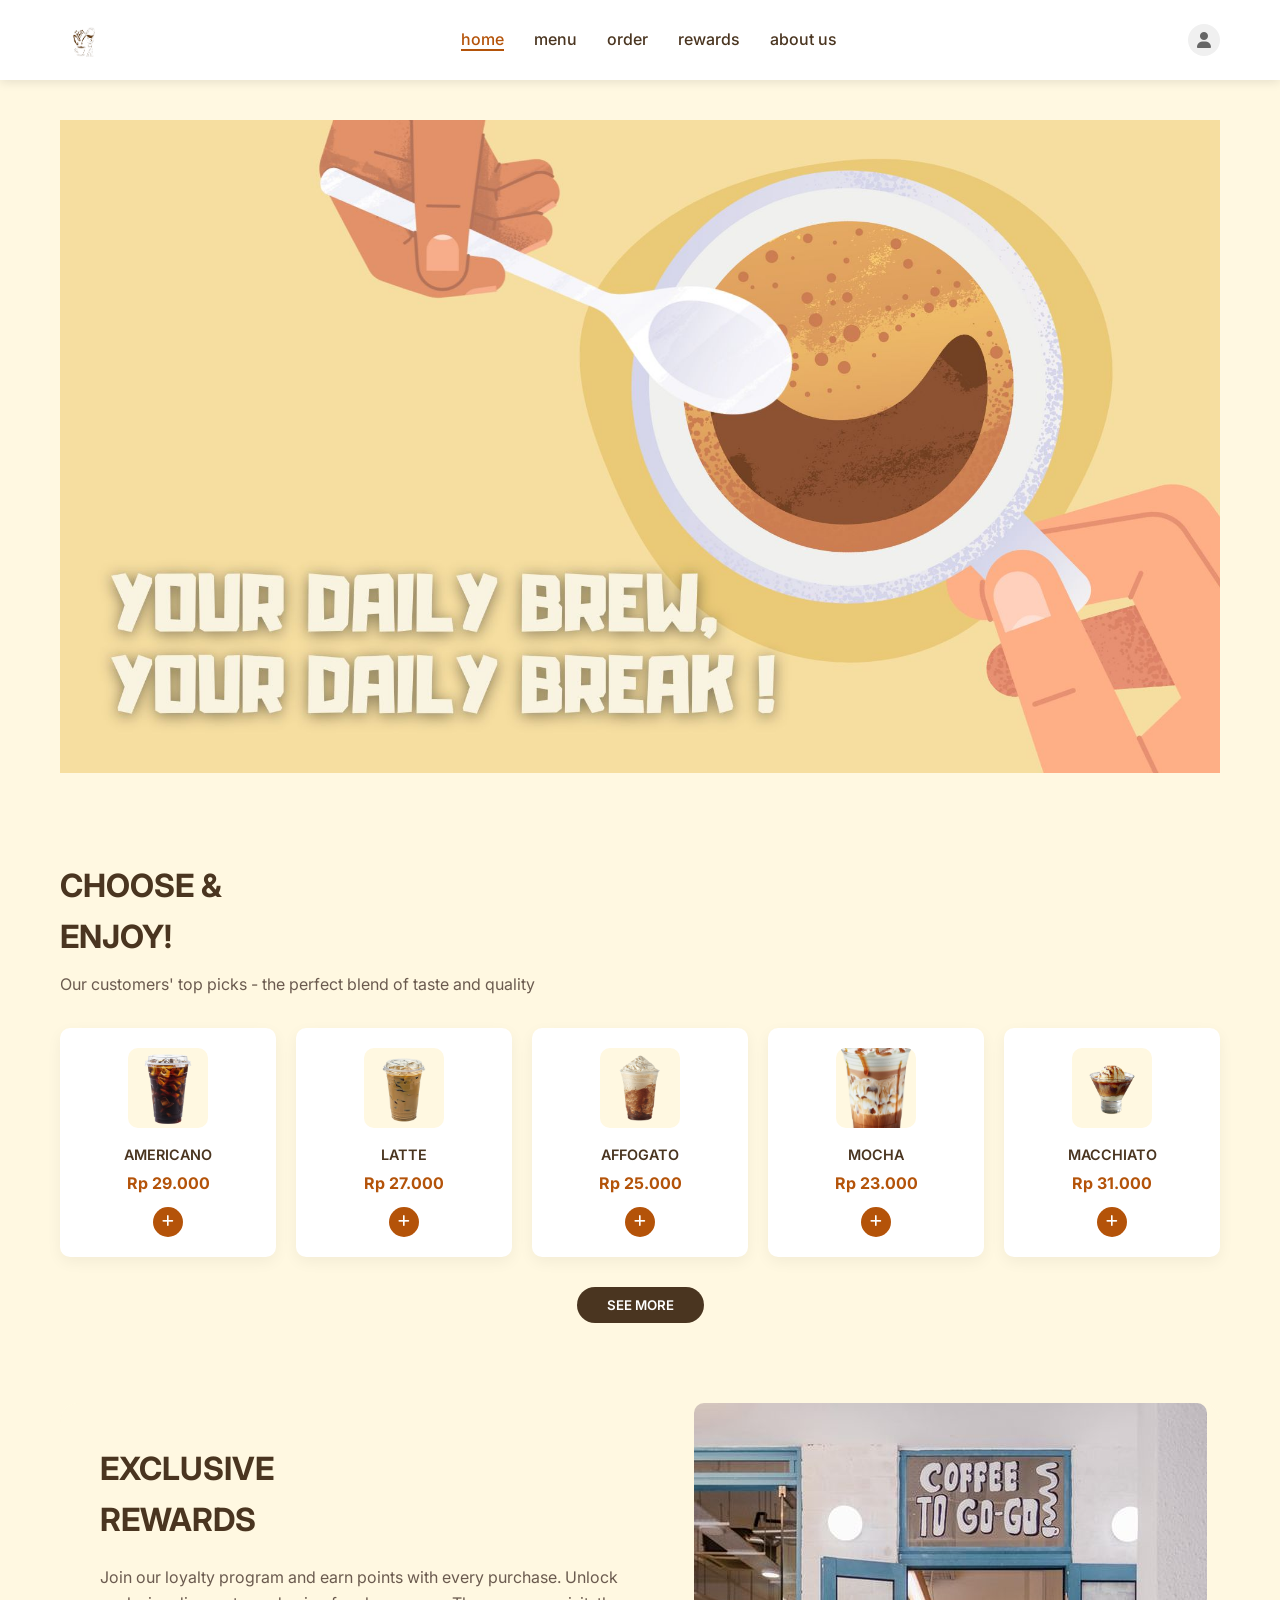
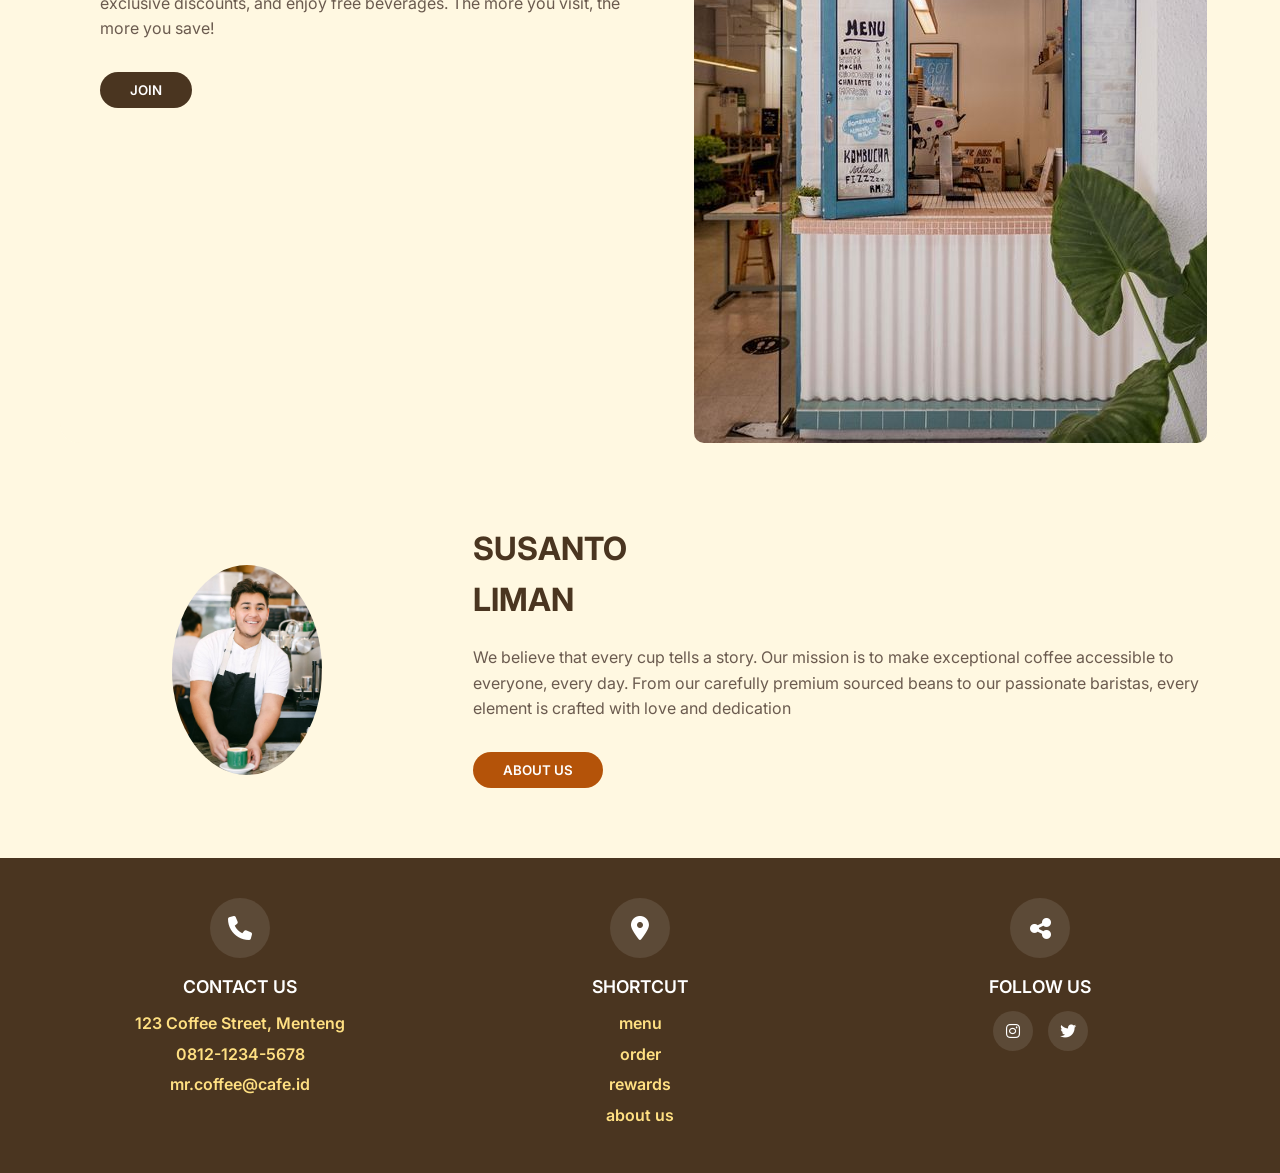
<file: index.html>
<!DOCTYPE html>
<html lang="en">
<head>
    <meta charset="UTF-8">
    <meta name="viewport" content="width=device-width, initial-scale=1.0">
    <title>Mr. Coffee - Your Daily Brew</title>
    <link rel="stylesheet" href="index.css">
    <link rel="stylesheet" href="https://cdnjs.cloudflare.com/ajax/libs/font-awesome/6.4.0/css/all.min.css">
    <link href="https://fonts.googleapis.com/css2?family=Inter:wght@300;400;500;600;700&display=swap" rel="stylesheet">
</head>
<body>
    <header>
        <div class="container">
            <nav>
                <div class="logo">
                    <img src="logo.png" alt="MR.COFFEE Logo" class="logo-image">
                </div>
                <ul class="nav-links">
                    <li><a href="index.html" class="active">home</a></li>
                    <li><a href="menu.html">menu</a></li>
                    <li><a href="order.html">order</a></li>
                    <li><a href="rewards.html">rewards</a></li>
                    <li><a href="aboutus.html">about us</a></li>
                </ul>
                <div class="profile-icon">
                    <i class="fas fa-user"></i>
                </div>
                <div class="mobile-menu-btn">
                    <i class="fas fa-bars"></i>
                </div>
            </nav>
        </div>
    </header>

    <section class="hero">
        <div class="container">
            <img src="Brown and Cream Illustrative Coffee Presentation.jpg">
        </div>
    </section>

    <!-- Products Section -->
    <section class="products">
        <div class="container">
            <div class="section-header">
                <h2>CHOOSE &<br>ENJOY!</h2>
                <p>Our customers' top picks -  the perfect blend of taste and quality</p>
            </div>
            
            <div class="product-grid">
                <div class="product-card">
                    <div class="product-image">
                        <img src="americano plain.png" alt="Iced Coffee">
                    </div>
                    <h3>AMERICANO</h3>
                    <p class="price">Rp 29.000</p>
                    <button class="add-to-cart"><i class="fas fa-plus"></i></button>
                </div>
                
                <div class="product-card">
                    <div class="product-image">
                        <img src="image-removebg-preview (2).png" alt="Latte">
                    </div>
                    <h3>LATTE</h3>
                    <p class="price">Rp 27.000</p>
                    <button class="add-to-cart"><i class="fas fa-plus"></i></button>
                </div>
                
                <div class="product-card">
                    <div class="product-image">
                        <img src="image-removebg-preview (3).png" alt="Cappuccino">
                    </div>
                    <h3>AFFOGATO</h3>
                    <p class="price">Rp 25.000</p>
                    <button class="add-to-cart"><i class="fas fa-plus"></i></button>
                </div>
                
                <div class="product-card">
                    <div class="product-image">
                        <img src="image-removebg-preview (4).png" alt="Americano">
                    </div>
                    <h3>MOCHA</h3>
                    <p class="price">Rp 23.000</p>
                    <button class="add-to-cart"><i class="fas fa-plus"></i></button>
                </div>
                
                <div class="product-card">
                    <div class="product-image">
                        <img src="image-removebg-preview (5).png" alt="Mocha">
                    </div>
                    <h3>MACCHIATO</h3>
                    <p class="price">Rp 31.000</p>
                    <button class="add-to-cart"><i class="fas fa-plus"></i></button>
                </div>
            </div>
            
            <div class="see-more">
                <button>SEE MORE</button>
            </div>
        </div>
    </section>

    <section class="rewards">
        <div class="container">
            <div class="rewards-content">
                <div class="rewards-text">
                    <h2>EXCLUSIVE<br>REWARDS</h2>
                    <p>Join our loyalty program and earn points with every purchase. Unlock exclusive discounts, and enjoy free beverages. The more you visit, the more you save!</p>
                    <button>JOIN</button>
                </div>
                <div class="rewards-image">
                    <img src="96c5f24eb1db9d32339816dd0d92a49c.jpg" alt="Coffee rewards">
                </div>
            </div>
        </div>
    </section>

    <section class="about">
        <div class="container">
            <div class="about-content">
                <div class="about-image">
                    <img src="owner.jpg" alt="Susanto Liman" width="150px" height="auto">
                </div>
                <div class="about-text">
                    <h2>SUSANTO<br>LIMAN</h2>
                    <p>We believe that every cup tells a story. Our mission is to make exceptional coffee accessible to everyone, every day. From our carefully premium sourced beans to our passionate baristas, every element is crafted with love and dedication<p>
                    <button><a href="aboutus.html"></a>ABOUT US</button>
                </div>
            </div>
        </div>
    </section>

    <section class="contact">
        <div class="container">
            <div class="contact-content">
                <div class="contact-item">
                    <div class="contact-icon">
                        <i class="fas fa-phone"></i>
                    </div>
                    <h3>CONTACT US</h3>
                    <p>123 Coffee Street, Menteng</p>
                    <p>0812-1234-5678</p>
                    <p>mr.coffee@cafe.id</p>
                </div>
                
                <div class="contact-item">
                    <div class="contact-icon">
                        <i class="fas fa-map-marker-alt"></i>
                    </div>
                    <h3>SHORTCUT</h3>
                    <p><a href="menu.html">menu</a></p>
                    <p><a href="order.html">order</a></p>
                    <p><a href="rewards.html">rewards</a></p>
                    <p><a href="aboutus.html">about us</a></p>
                </div>
                
                <div class="contact-item">
                    <div class="contact-icon">
                        <i class="fas fa-share-alt"></i>
                    </div>
                    <h3>FOLLOW US</h3>
                    <div class="social-icons">
                        <a href="#"><i class="fab fa-instagram"></i></a>
                        <a href="#"><i class="fab fa-twitter"></i></a>
                    </div>
                </div>
            </div>
        </div>
    </section>

    <script src="index.js"></script>
</body>
</html>
</file>
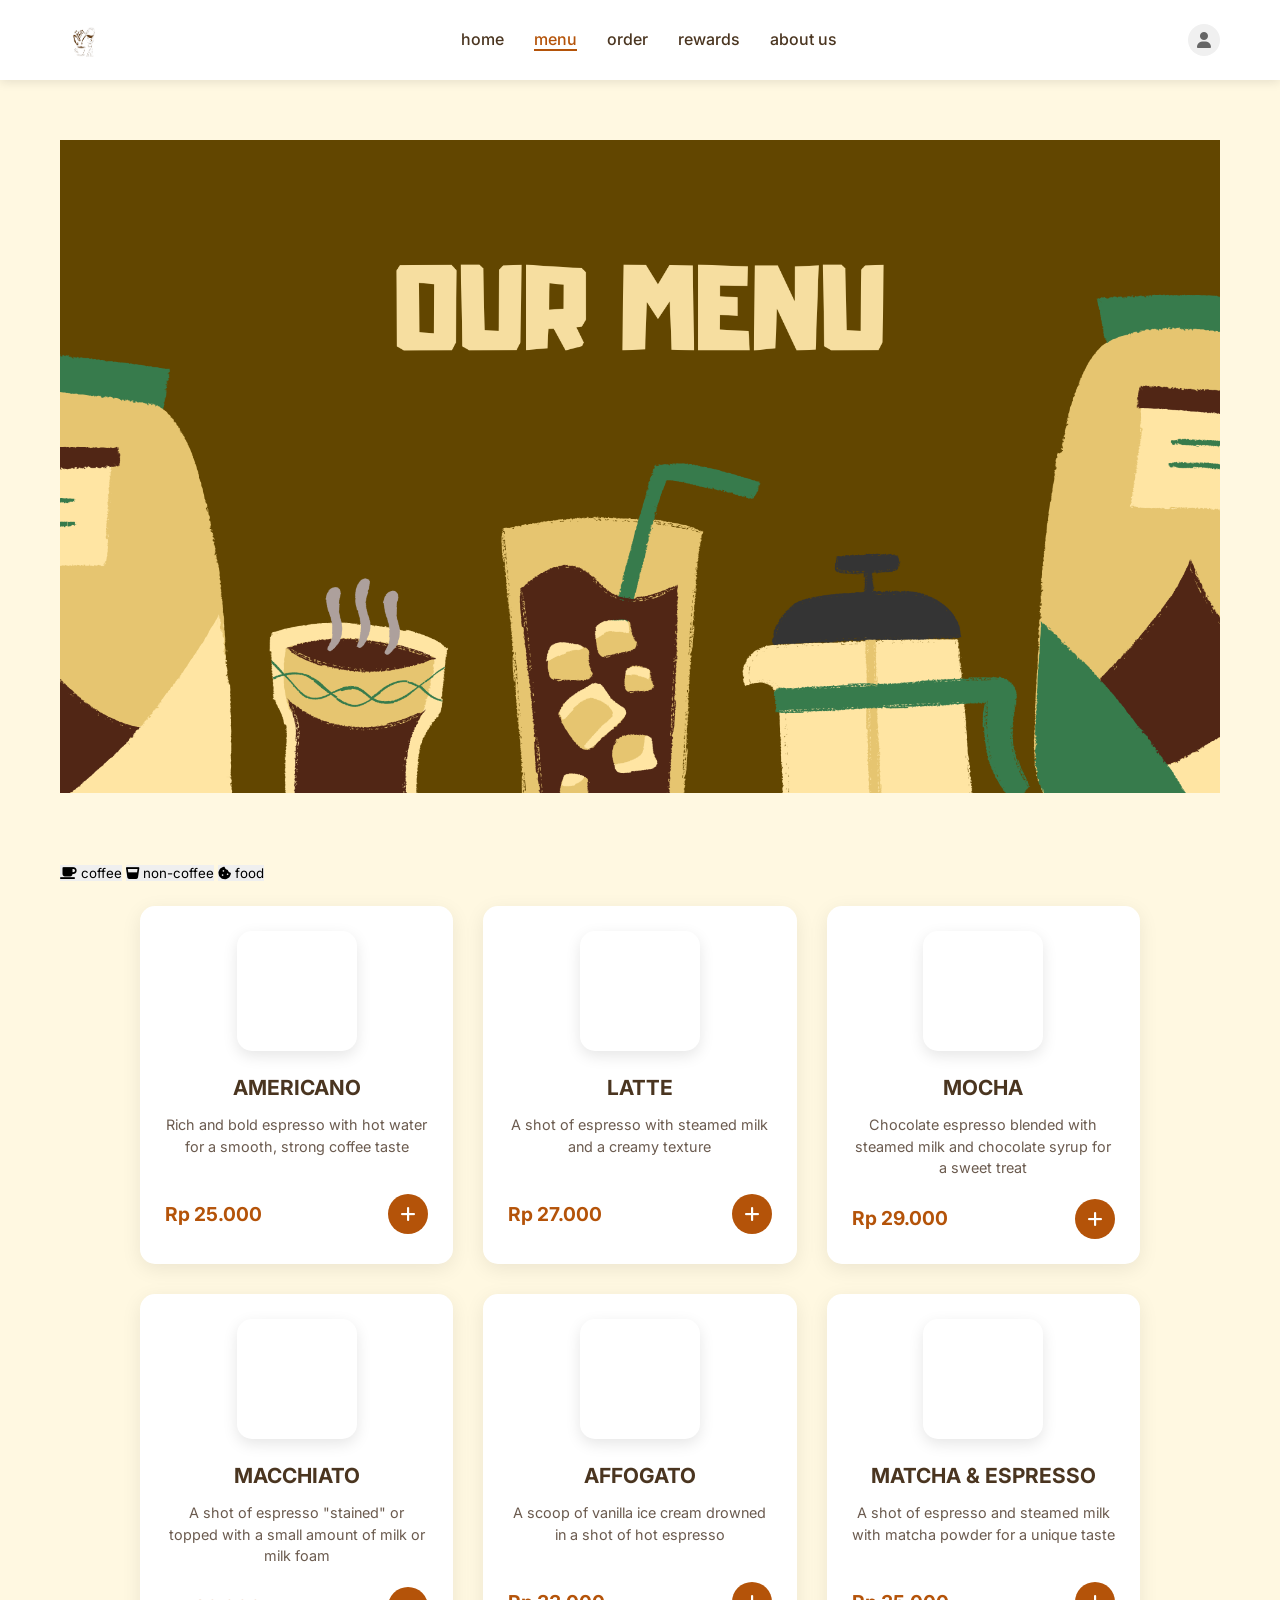
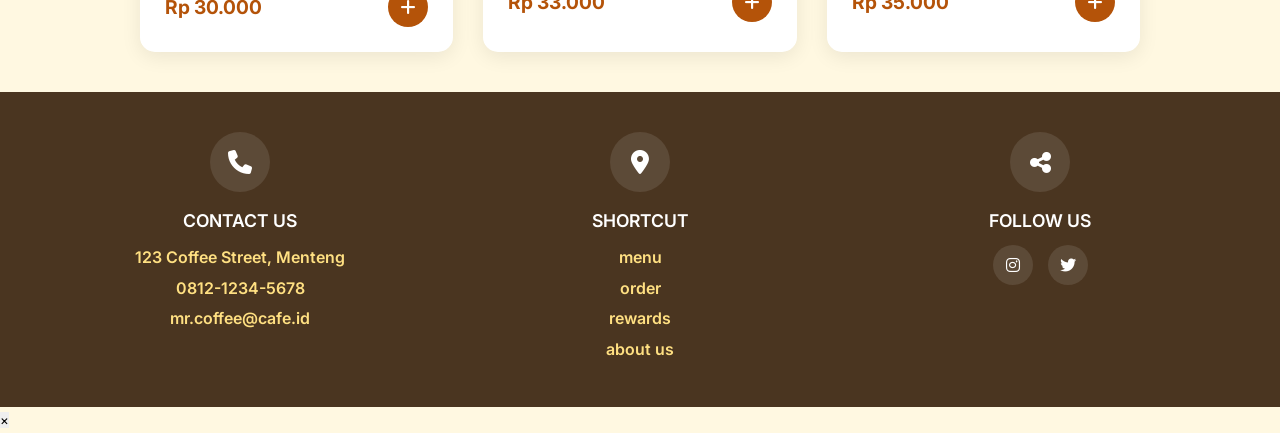
<file: menu.html>
<!DOCTYPE html>
<html lang="en">
<head>
    <meta charset="UTF-8">
    <meta name="viewport" content="width=device-width, initial-scale=1.0">
    <title>Mr. Coffee - Menu</title>
    <link rel="stylesheet" href="menu.css">
    <link rel="stylesheet" href="https://cdnjs.cloudflare.com/ajax/libs/font-awesome/6.4.0/css/all.min.css">
    <link href="https://fonts.googleapis.com/css2?family=Inter:wght@300;400;500;600;700&display=swap" rel="stylesheet">
</head>
<body>
    <!-- Header -->
    <header>
        <div class="container">
            <nav>
                <div class="logo">
                    <img src="logo.png" alt="MR.COFFEE Logo" class="logo-image">
                </div>
                <ul class="nav-links">
                    <li><a href="index.html">home</a></li>
                    <li><a href="menu.html" class="active">menu</a></li>
                    <li><a href="order.html">order</a></li>
                    <li><a href="rewards.html">rewards</a></li>
                    <li><a href="about.html">about us</a></li>
                </ul>
                <div class="profile-icon">
                    <i class="fas fa-user"></i>
                </div>
                <div class="mobile-menu-btn">
                    <i class="fas fa-bars"></i>
                </div>
            </nav>
        </div>
    </header>

    <section class="hero">
        <div class="container">
            <img src="Brown and Cream Illustrative Coffee Presentation.png">
        </div>
    </section>

    <!-- Category Tabs -->
    <section class="categories">
        <div class="container">
            <div class="category-tabs">
                <button class="category-tab active" data-category="coffee">
                    <i class="fas fa-coffee"></i>
                    <span>coffee</span>
                </button>
                <button class="category-tab" data-category="non-coffee">
                    <i class="fas fa-glass-whiskey"></i>
                    <span>non-coffee</span>
                </button>
                <button class="category-tab" data-category="food">
                    <i class="fas fa-cookie-bite"></i>
                    <span>food</span>
                </button>
            </div>
        </div>
    </section>

    <!-- Menu Items -->
    <section class="menu-items">
        <div class="container">
            <div class="menu-grid" id="menu-grid">
                <!-- Coffee Items -->
                <div class="menu-item" data-category="coffee">
                    <div class="item-image">
                        <img src="americano plain.png" alt="Americano">
                    </div>
                    <h3>AMERICANO</h3>
                    <p class="description">Rich and bold espresso with hot water for a smooth, strong coffee taste</p>
                    <div class="item-footer">
                        <span class="price">Rp 25.000</span>
                        <button class="add-to-cart" data-item="Americano" data-price="25000">
                            <i class="fas fa-plus"></i>
                        </button>
                    </div>
                </div>

                <div class="menu-item" data-category="coffee">
                    <div class="item-image">
                        <img src="image-removebg-preview (2).png" alt="Latte">
                    </div>
                    <h3>LATTE</h3>
                    <p class="description">A shot of espresso with steamed milk and a creamy texture</p>
                    <div class="item-footer">
                        <span class="price">Rp 27.000</span>
                        <button class="add-to-cart" data-item="Latte" data-price="27000">
                            <i class="fas fa-plus"></i>
                        </button>
                    </div>
                </div>

                <div class="menu-item" data-category="coffee">
                    <div class="item-image">
                        <img src="image-removebg-preview (3).png" alt="Mocha">
                    </div>
                    <h3>MOCHA</h3>
                    <p class="description">Chocolate espresso blended with steamed milk and chocolate syrup for a sweet treat</p>
                    <div class="item-footer">
                        <span class="price">Rp 29.000</span>
                        <button class="add-to-cart" data-item="Mocha" data-price="29000">
                            <i class="fas fa-plus"></i>
                        </button>
                    </div>
                </div>

                <div class="menu-item" data-category="coffee">
                    <div class="item-image">
                        <img src="image-removebg-preview (3).png" alt="Macchiato">
                    </div>
                    <h3>MACCHIATO</h3>
                    <p class="description">A shot of espresso "stained" or topped with a small amount of milk or milk foam</p>
                    <div class="item-footer">
                        <span class="price">Rp 30.000</span>
                        <button class="add-to-cart" data-item="Macchiato" data-price="31000">
                            <i class="fas fa-plus"></i>
                        </button>
                    </div>
                </div>

                <div class="menu-item" data-category="coffee">
                    <div class="item-image">
                        <img src="image-removebg-preview (4).png" alt="Affogato">
                    </div>
                    <h3>AFFOGATO</h3>
                    <p class="description">A scoop of vanilla ice cream drowned in a shot of hot espresso</p>
                    <div class="item-footer">
                        <span class="price">Rp 33.000</span>
                        <button class="add-to-cart" data-item="Affogato" data-price="33000">
                            <i class="fas fa-plus"></i>
                        </button>
                    </div>
                </div>

                <div class="menu-item" data-category="coffee">
                    <div class="item-image">
                        <img src="image-removebg-preview (5).png" alt="Matcha Espresso">
                    </div>
                    <h3>MATCHA & ESPRESSO</h3>
                    <p class="description">A shot of espresso and steamed milk with matcha powder for a unique taste</p>
                    <div class="item-footer">
                        <span class="price">Rp 35.000</span>
                        <button class="add-to-cart" data-item="Matcha Espresso" data-price="35000">
                            <i class="fas fa-plus"></i>
                        </button>
                    </div>
                </div>

                <!-- Non-Coffee Items -->
                <div class="menu-item" data-category="non-coffee" style="display: none;">
                    <div class="item-image">
                        <img src="chocolate.png" alt="Chocolate">
                    </div>
                    <h3>CHOCOLATE</h3>
                    <p class="description">Rich and creamy hot chocolate with whipped cream</p>
                    <div class="item-footer">
                        <span class="price">Rp 23.000</span>
                        <button class="add-to-cart" data-item="Chocolate" data-price="23000">
                            <i class="fas fa-plus"></i>
                        </button>
                    </div>
                </div>

                <div class="menu-item" data-category="non-coffee" style="display: none;">
                    <div class="item-image">
                        <img src="matcha.png" alt="Matcha">
                    </div>
                    <h3>MATCHA</h3>
                    <p class="description">Premium matcha powder with steamed milk</p>
                    <div class="item-footer">
                        <span class="price">Rp 30.000</span>
                        <button class="add-to-cart" data-item="Matcha" data-price="28000">
                            <i class="fas fa-plus"></i>
                        </button>
                    </div>
                </div>

                <div class="menu-item" data-category="non-coffee" style="display: none;">
                    <div class="item-image">
                        <img src="lemon tea.png" alt="Lemon Tea">
                    </div>
                    <h3>LEMON TEA</h3>
                    <p class="description">refreshing beverage made by combining black or green tea with lemon juice</p>
                    <div class="item-footer">
                        <span class="price">Rp 2O.000</span>
                        <button class="add-to-cart" data-item="Lemon Tea" data-price="20000">
                            <i class="fas fa-plus"></i>
                        </button>
                    </div>
                </div>

                <div class="menu-item" data-category="non-coffee" style="display: none;">
                    <div class="item-image">
                        <img src="thai tea.png" alt="Thai Tea">
                    </div>
                    <h3>THAI TEA</h3>
                    <p class="description">A sweet and creamy iced drink made from strongly brewed black tea</p>
                    <div class="item-footer">
                        <span class="price">Rp 26.000</span>
                        <button class="add-to-cart" data-item="Thai Tea" data-price="26000">
                            <i class="fas fa-plus"></i>
                        </button>
                    </div>
                </div>

                <!-- Food Items -->
                <div class="menu-item" data-category="food" style="display: none;">
                    <div class="item-image">
                        <img src="croissant.png" alt="Croissant">
                    </div>
                    <h3>CROISSANT</h3>
                    <p class="description">Buttery and flaky pastry perfect with coffee</p>
                    <div class="item-footer">
                        <span class="price">Rp 15.000</span>
                        <button class="add-to-cart" data-item="Croissant" data-price="15000">
                            <i class="fas fa-plus"></i>
                        </button>
                    </div>
                </div>

                <div class="menu-item" data-category="food" style="display: none;">
                    <div class="item-image">
                        <img src="chesse cake.png" alt="Cheesecake">
                    </div>
                    <h3>CHEESECAKE</h3>
                    <p class="description">Creamy New York style cheesecake</p>
                    <div class="item-footer">
                        <span class="price">Rp 35.000</span>
                        <button class="add-to-cart" data-item="Cheesecake" data-price="35000">
                            <i class="fas fa-plus"></i>
                        </button>
                    </div>
                </div>

                <div class="menu-item" data-category="food" style="display: none;">
                    <div class="item-image">
                        <img src="burger.png" alt="Burger">
                    </div>
                    <h3>BURGER</h3>
                    <p class="description">a sandwich consisting of a cooked patty placed inside a sliced bun</p>
                    <div class="item-footer">
                        <span class="price">Rp 45.000</span>
                        <button class="add-to-cart" data-item="Burger" data-price="45000">
                            <i class="fas fa-plus"></i>
                        </button>
                    </div>
                </div>
            </div>
        </div>
    </section>

    <section class="contact">
        <div class="container">
            <div class="contact-content">
                <div class="contact-item">
                    <div class="contact-icon">
                        <i class="fas fa-phone"></i>
                    </div>
                    <h3>CONTACT US</h3>
                    <p>123 Coffee Street, Menteng</p>
                    <p>0812-1234-5678</p>
                    <p>mr.coffee@cafe.id</p>
                </div>
                
                <div class="contact-item">
                    <div class="contact-icon">
                        <i class="fas fa-map-marker-alt"></i>
                    </div>
                    <h3>SHORTCUT</h3>
                    <p><a href="menu.html">menu</a></p>
                    <p><a href="order.html">order</a></p>
                    <p><a href="rewards.html">rewards</a></p>
                    <p><a href="aboutus.html">about us</a></p>
                </div>
                
                <div class="contact-item">
                    <div class="contact-icon">
                        <i class="fas fa-share-alt"></i>
                    </div>
                    <h3>FOLLOW US</h3>
                    <div class="social-icons">
                        <a href="#"><i class="fab fa-instagram"></i></a>
                        <a href="#"><i class="fab fa-twitter"></i></a>
                    </div>
                </div>
            </div>
        </div>
    </section>

    <!-- Cart Notification -->
    <div id="cart-notification" class="cart-notification">
        <span id="notification-text"></span>
        <button id="close-notification">&times;</button>
    </div>

    <script src="menu.js"></script>
</body>
</html>
</file>
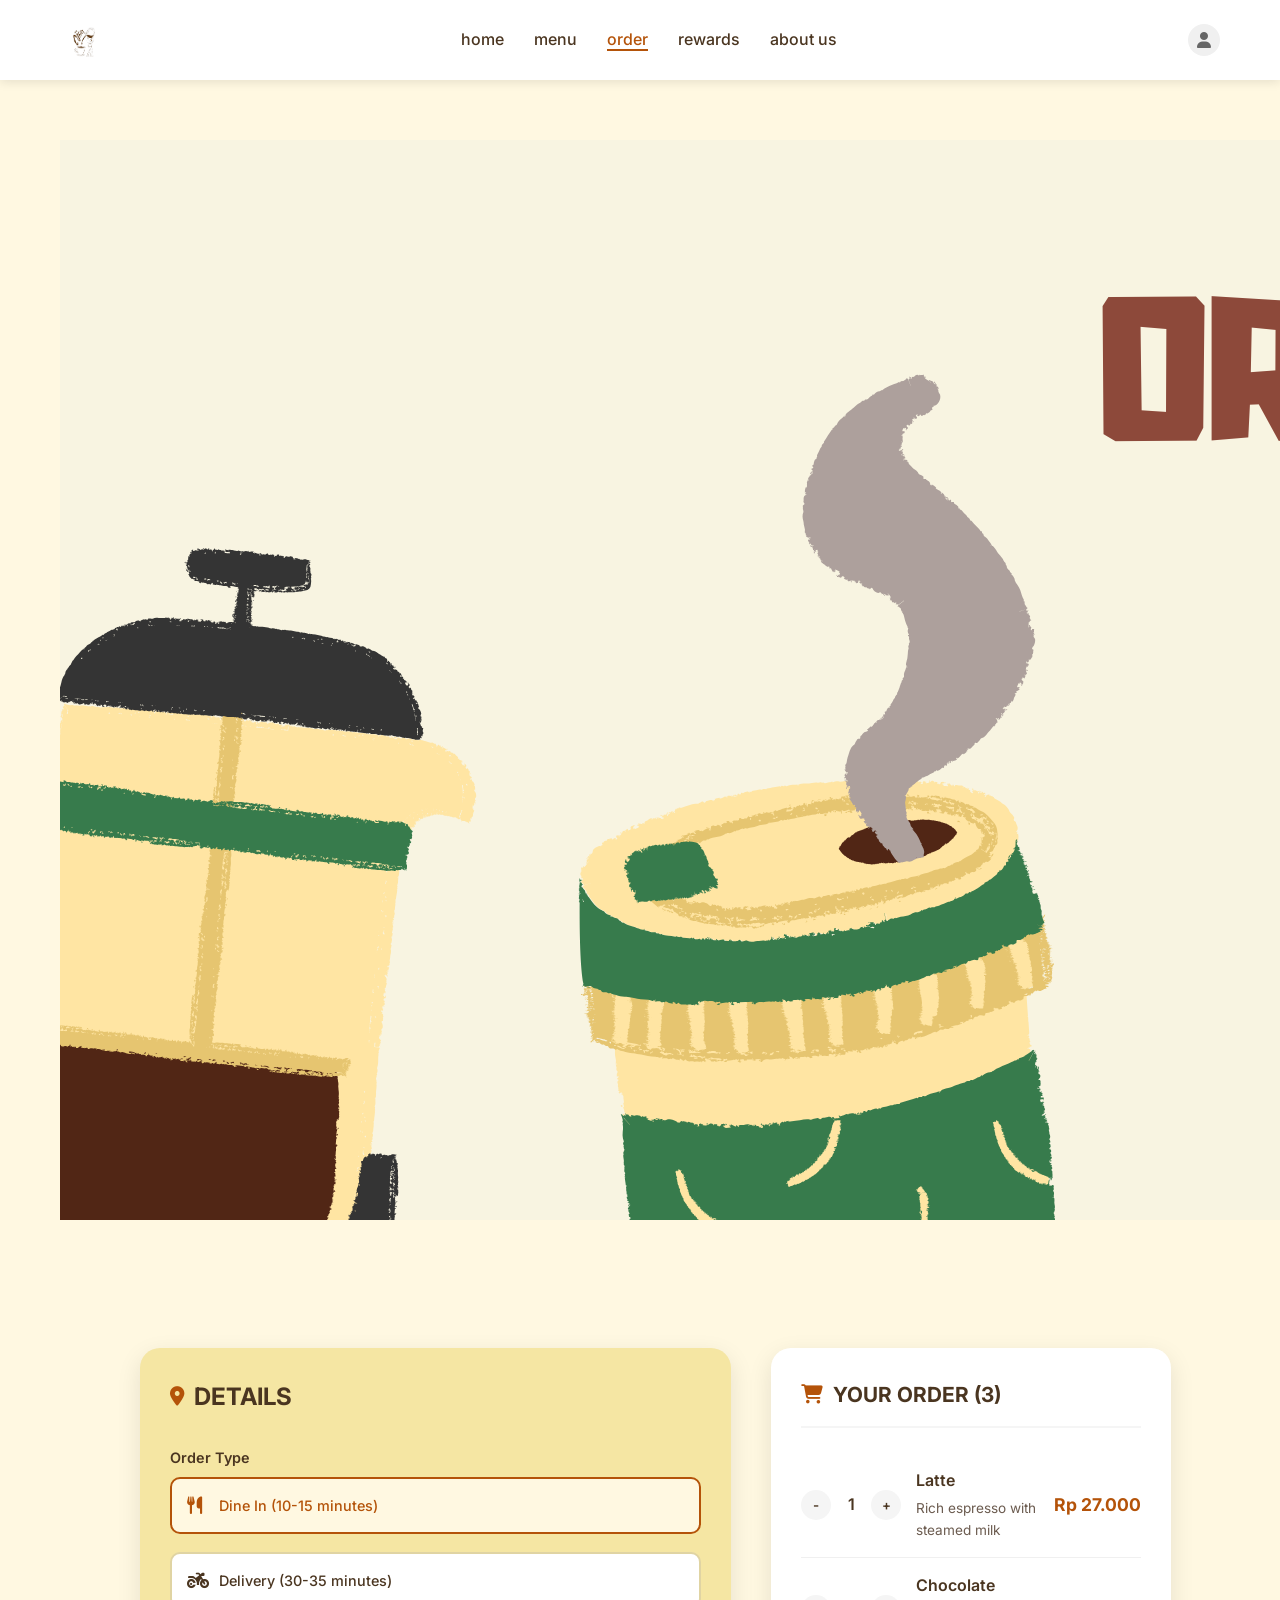
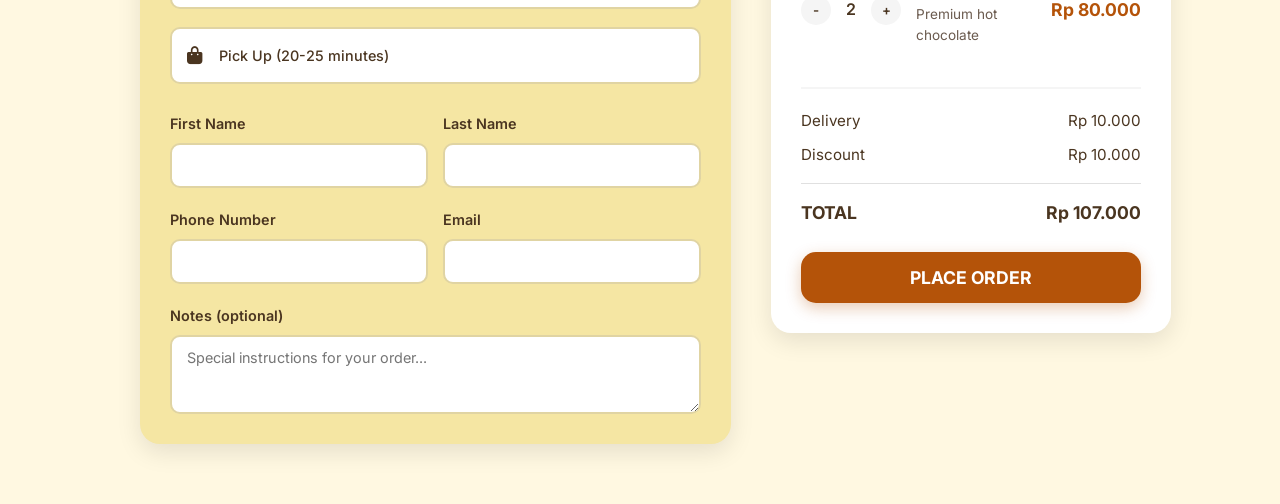
<file: order.html>
<!DOCTYPE html>
<html lang="en">
<head>
    <meta charset="UTF-8">
    <meta name="viewport" content="width=device-width, initial-scale=1.0">
    <title>Mr. Coffee - Order</title>
    <link rel="stylesheet" href="order.css">
    <link rel="stylesheet" href="https://cdnjs.cloudflare.com/ajax/libs/font-awesome/6.4.0/css/all.min.css">
    <link href="https://fonts.googleapis.com/css2?family=Inter:wght@300;400;500;600;700&display=swap" rel="stylesheet">
</head>
<body>
    <!-- Header -->
    <header>
        <div class="container">
            <nav>
                <div class="logo">
                    <img src="logo.png" alt="MR.COFFEE Logo" class="logo-image">
                </div>
                <ul class="nav-links">
                    <li><a href="index.html">home</a></li>
                    <li><a href="menu.html">menu</a></li>
                    <li><a href="order.html" class="active">order</a></li>
                    <li><a href="rewards.html">rewards</a></li>
                    <li><a href="about.html">about us</a></li>
                </ul>
                <div class="profile-icon">
                    <i class="fas fa-user"></i>
                </div>
                <div class="mobile-menu-btn">
                    <i class="fas fa-bars"></i>
                </div>
            </nav>
        </div>
    </header>

    <section class="hero">
        <div class="container">
            <img src="Brown and Cream Illustrative Coffee Presentation (1).png">
        </div>
    </section>

    <!-- Order Form Section -->
    <section class="order-section">
        <div class="container">
            <div class="order-layout">
                <!-- Order Details Form -->
                <div class="order-details">
                    <div class="details-header">
                        <i class="fas fa-map-marker-alt"></i>
                        <h2>DETAILS</h2>
                    </div>
                    
                    <form id="orderForm" class="order-form">
                        <!-- Order Type -->
                        <div class="form-group">
                            <label>Order Type</label>
                            <div class="order-type-options">
                                <div class="order-option">
                                    <input type="radio" id="dineIn" name="orderType" value="dineIn" checked>
                                    <label for="dineIn">
                                        <i class="fas fa-utensils"></i>
                                        <span>Dine In (10-15 minutes)</span>
                                    </label>
                                </div>
                                <div class="order-option">
                                    <input type="radio" id="delivery" name="orderType" value="delivery">
                                    <label for="delivery">
                                        <i class="fas fa-motorcycle"></i>
                                        <span>Delivery (30-35 minutes)</span>
                                    </label>
                                </div>
                                <div class="order-option">
                                    <input type="radio" id="pickup" name="orderType" value="pickup">
                                    <label for="pickup">
                                        <i class="fas fa-shopping-bag"></i>
                                        <span>Pick Up (20-25 minutes)</span>
                                    </label>
                                </div>
                            </div>
                        </div>

                        <!-- Name Fields -->
                        <div class="form-row">
                            <div class="form-group">
                                <label for="firstName">First Name</label>
                                <input type="text" id="firstName" name="firstName" required>
                            </div>
                            <div class="form-group">
                                <label for="lastName">Last Name</label>
                                <input type="text" id="lastName" name="lastName" required>
                            </div>
                        </div>

                        <!-- Contact Fields -->
                        <div class="form-row">
                            <div class="form-group">
                                <label for="phone">Phone Number</label>
                                <input type="tel" id="phone" name="phone" required>
                            </div>
                            <div class="form-group">
                                <label for="email">Email</label>
                                <input type="email" id="email" name="email" required>
                            </div>
                        </div>

                        <!-- Address Field -->
                        <div class="form-group address-group" id="addressGroup" style="display: none;">
                            <label for="address">Address</label>
                            <input type="text" id="address" name="address" placeholder="Enter your delivery address">
                        </div>

                        <!-- Notes Field -->
                        <div class="form-group">
                            <label for="notes">Notes (optional)</label>
                            <textarea id="notes" name="notes" rows="3" placeholder="Special instructions for your order..."></textarea>
                        </div>
                    </form>
                </div>

                <!-- Order Summary -->
                <div class="order-summary">
                    <div class="summary-header">
                        <i class="fas fa-shopping-cart"></i>
                        <h2>YOUR ORDER (<span id="itemCount">2</span>)</h2>
                    </div>
                    
                    <div class="order-items" id="orderItems">
                        <!-- Order items will be populated by JavaScript -->
                    </div>
                    
                    <div class="order-totals">
                        <div class="total-row">
                            <span>Delivery</span>
                            <span id="deliveryFee">Rp 10,000</span>
                        </div>
                        <div class="total-row">
                            <span>Discount</span>
                            <span id="discount">Rp 10,000</span>
                        </div>
                        <div class="total-row total-final">
                            <span>TOTAL</span>
                            <span id="finalTotal">Rp 87,000</span>
                        </div>
                    </div>
                    
                    <button type="submit" form="orderForm" class="place-order-btn" id="placeOrderBtn">
                        PLACE ORDER
                    </button>
                </div>
            </div>
        </div>
    </section>

    <!-- Order Confirmation Modal -->
    <div id="confirmationModal" class="modal">
        <div class="modal-content">
            <div class="modal-header">
                <h3>Order Confirmation</h3>
                <span class="close">&times;</span>
            </div>
            <div class="modal-body">
                <div class="confirmation-icon">
                    <i class="fas fa-check-circle"></i>
                </div>
                <h4>Thank you for your order!</h4>
                <p>Your order has been placed successfully.</p>
                <div class="order-details-modal">
                    <p><strong>Order ID:</strong> <span id="orderId">#12345</span></p>
                    <p><strong>Estimated Time:</strong> <span id="estimatedTime">15-20 minutes</span></p>
                    <p><strong>Total:</strong> <span id="modalTotal">Rp 87,000</span></p>
                </div>
                <button class="modal-btn" id="trackOrderBtn">Track Order</button>
            </div>
        </div>
    </div>

    <!-- Loading Overlay -->
    <div id="loadingOverlay" class="loading-overlay">
        <div class="loading-spinner">
            <div class="spinner"></div>
            <p>Processing your order...</p>
        </div>
    </div>

    <script src="order.js"></script>
</body>
</html>
</file>
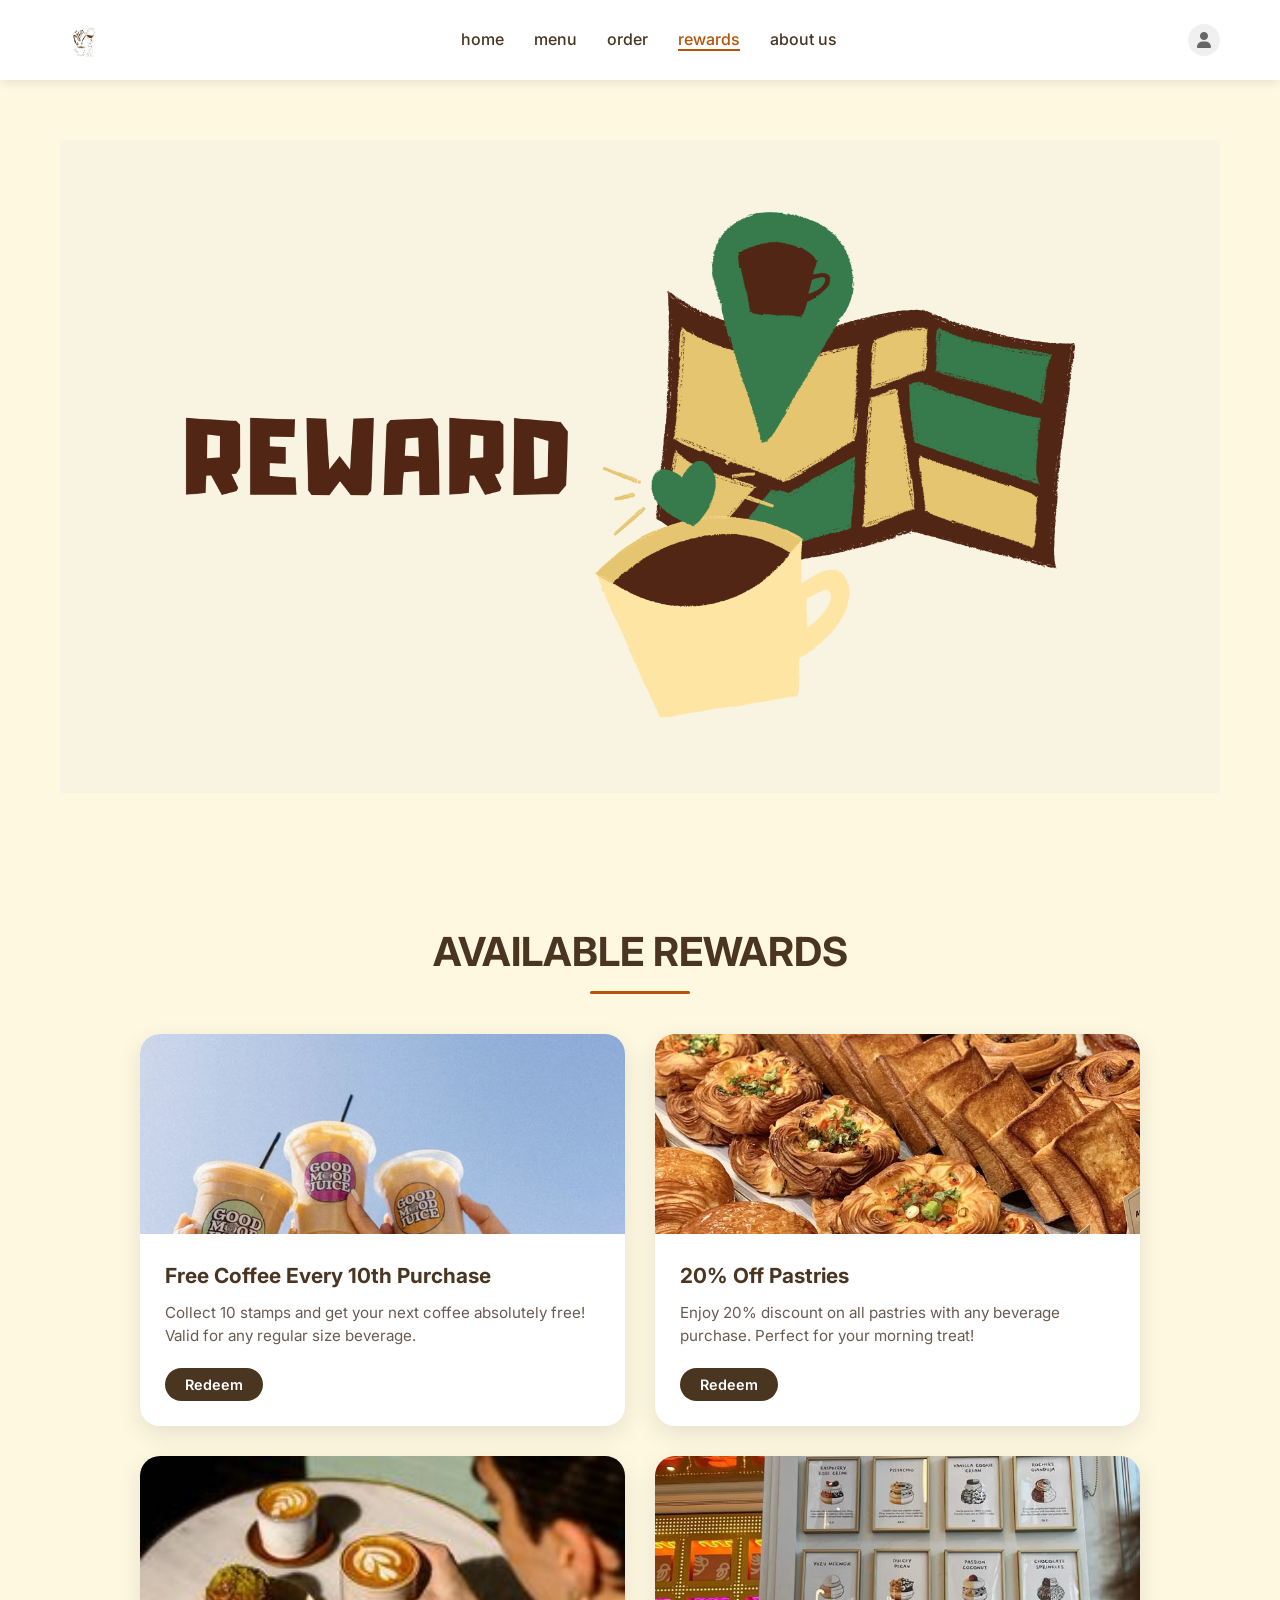
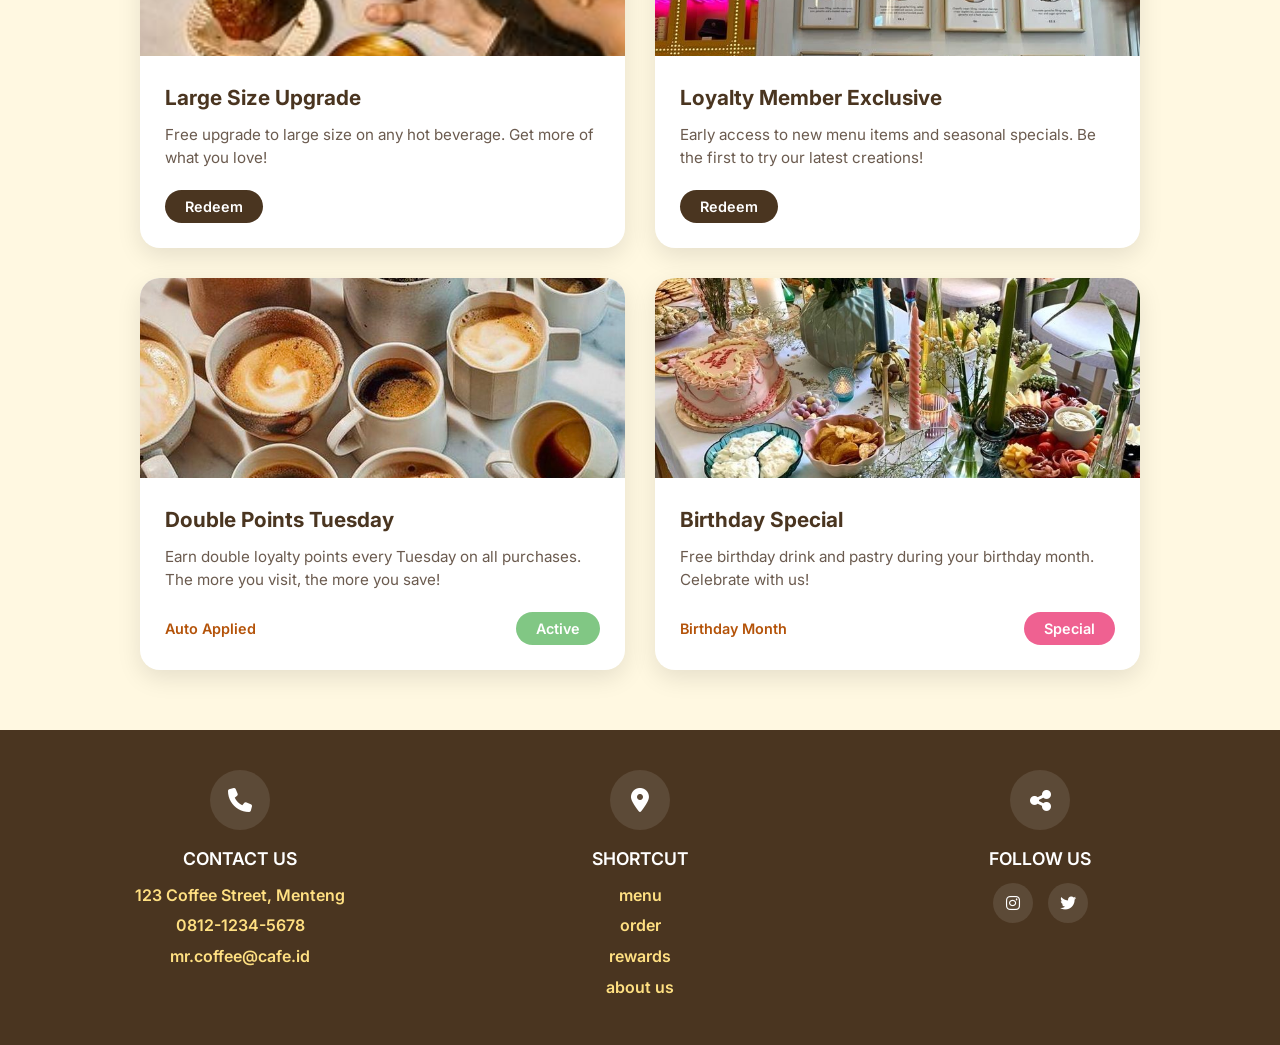
<file: rewards.html>
<!DOCTYPE html>
<html lang="en">
<head>
    <meta charset="UTF-8">
    <meta name="viewport" content="width=device-width, initial-scale=1.0">
    <title>Mr. Coffee - Rewards</title>
    <link rel="stylesheet" href="rewards.css">
    <link rel="stylesheet" href="https://cdnjs.cloudflare.com/ajax/libs/font-awesome/6.4.0/css/all.min.css">
    <link href="https://fonts.googleapis.com/css2?family=Inter:wght@300;400;500;600;700&display=swap" rel="stylesheet">
</head>
<body>
    <!-- Header -->
    <header>
        <div class="container">
            <nav>
                <div class="logo">
                    <img src="logo.png" alt="MR.COFFEE Logo" class="logo-image">
                </div>
                <ul class="nav-links">
                    <li><a href="index.html">home</a></li>
                    <li><a href="menu.html">menu</a></li>
                    <li><a href="order.html">order</a></li>
                    <li><a href="rewards.html" class="active">rewards</a></li>
                    <li><a href="aboutus.html">about us</a></li>
                </ul>
                <div class="profile-icon">
                    <i class="fas fa-user"></i>
                </div>
                <div class="mobile-menu-btn">
                    <i class="fas fa-bars"></i>
                </div>
            </nav>
        </div>
    </header>

    <section class="hero">
        <div class="container">
            <img src="Brown and Cream Illustrative Coffee Presentation (5).png">
        </div>
    </section>

    <section class="rewards-section">
        <div class="container">
            <h2 class="section-title">AVAILABLE REWARDS</h2>
            
            <div class="rewards-grid">
                <div class="reward-card-item" data-points="100">
                    <div class="reward-image">
                        <img src="a702aa4ea439b18e6feccc6a31408ba1.jpg" alt="Free Coffee">
                    </div>
                    <div class="reward-content">
                        <h3>Free Coffee Every 10th Purchase</h3>
                        <p>Collect 10 stamps and get your next coffee absolutely free! Valid for any regular size beverage.</p>
                        <div class="reward-footer">
                            <button class="redeem-btn" data-reward="Free Coffee">Redeem</button>
                        </div>
                    </div>
                </div>

                <div class="reward-card-item" data-points="50">
                    <div class="reward-image">
                        <img src="1ca83dc6d7543d869fd3191f67701202.jpg" alt="Pastries Discount">
                    </div>
                    <div class="reward-content">
                        <h3>20% Off Pastries</h3>
                        <p>Enjoy 20% discount on all pastries with any beverage purchase. Perfect for your morning treat!</p>
                        <div class="reward-footer">
                            <button class="redeem-btn" data-reward="20% Off Pastries">Redeem</button>
                        </div>
                    </div>
                </div>

                <div class="reward-card-item" data-points="25">
                    <div class="reward-image">
                        <img src="6b8cab3386c32ba44974a84f8ce9870d.jpg" alt="Size Upgrade">
                    </div>
                    <div class="reward-content">
                        <h3>Large Size Upgrade</h3>
                        <p>Free upgrade to large size on any hot beverage. Get more of what you love!</p>
                        <div class="reward-footer">
                            <button class="redeem-btn" data-reward="Large Size Upgrade">Redeem</button>
                        </div>
                    </div>
                </div>

                <div class="reward-card-item" data-points="75">
                    <div class="reward-image">
                        <img src="d6e040933f9d1440d82daa969993c5ff.jpg" alt="Member Exclusive">
                    </div>
                    <div class="reward-content">
                        <h3>Loyalty Member Exclusive</h3>
                        <p>Early access to new menu items and seasonal specials. Be the first to try our latest creations!</p>
                        <div class="reward-footer">
                            <button class="redeem-btn" data-reward="Member Exclusive">Redeem</button>
                        </div>
                    </div>
                </div>

                <div class="reward-card-item" data-points="0">
                    <div class="reward-image">
                        <img src="4491f38d30d81d22906ecc6b5caaab77.jpg" alt="Double Points">
                    </div>
                    <div class="reward-content">
                        <h3>Double Points Tuesday</h3>
                        <p>Earn double loyalty points every Tuesday on all purchases. The more you visit, the more you save!</p>
                        <div class="reward-footer">
                            <span class="points">Auto Applied</span>
                            <button class="redeem-btn active-reward" disabled>Active</button>
                        </div>
                    </div>
                </div>

                <div class="reward-card-item" data-points="0">
                    <div class="reward-image">
                        <img src="539bfaf736b148732e3775be40eea08a.jpg" alt="Birthday Special">
                    </div>
                    <div class="reward-content">
                        <h3>Birthday Special</h3>
                        <p>Free birthday drink and pastry during your birthday month. Celebrate with us!</p>
                        <div class="reward-footer">
                            <span class="points">Birthday Month</span>
                            <button class="redeem-btn birthday-reward" disabled>Special</button>
                        </div>
                    </div>
                </div>
            </div>
        </div>
    </section>

    <section class="contact">
        <div class="container">
            <div class="contact-content">
                <div class="contact-item">
                    <div class="contact-icon">
                        <i class="fas fa-phone"></i>
                    </div>
                    <h3>CONTACT US</h3>
                    <p>123 Coffee Street, Menteng</p>
                    <p>0812-1234-5678</p>
                    <p>mr.coffee@cafe.id</p>
                </div>
                
                <div class="contact-item">
                    <div class="contact-icon">
                        <i class="fas fa-map-marker-alt"></i>
                    </div>
                    <h3>SHORTCUT</h3>
                    <p><a href="menu.html">menu</a></p>
                    <p><a href="order.html">order</a></p>
                    <p><a href="rewards.html">rewards</a></p>
                    <p><a href="aboutus.html">about us</a></p>
                </div>
                
                <div class="contact-item">
                    <div class="contact-icon">
                        <i class="fas fa-share-alt"></i>
                    </div>
                    <h3>FOLLOW US</h3>
                    <div class="social-icons">
                        <a href="#"><i class="fab fa-instagram"></i></a>
                        <a href="#"><i class="fab fa-twitter"></i></a>
                    </div>
                </div>
            </div>
        </div>
    </section>

    <script src="rewards.js"></script>
</body>
</html>
</file>
<file: index.css>
/* Reset and Base Styles */
* {
    margin: 0;
    padding: 0;
    box-sizing: border-box;
}

body {
    font-family: 'Inter', sans-serif;
    background-color: #FFF8E1;
    color: #4A3520;
    line-height: 1.6;
}

.container {
    max-width: 1200px;
    margin: 0 auto;
    padding: 0 20px;
}

a {
    text-decoration: none;
    color: inherit;
}

button {
    cursor: pointer;
    border: none;
    outline: none;
    font-family: inherit;
}

ul {
    list-style: none;
}

img {
    max-width: 100%;
    height: auto;
}

/* Header Styles */
header {
    background-color: #fff;
    box-shadow: 0 2px 10px rgba(0, 0, 0, 0.1);
    position: sticky;
    top: 0;
    z-index: 100;
}

nav {
    display: flex;
    justify-content: space-between;
    align-items: center;
    padding: 15px 0;
}

.logo {
    display: flex;
    align-items: center;
}

.logo-image {
    height: 50px;
    width: auto;
    object-fit: contain;
    transition: transform 0.3s ease;
}

.logo-image:hover {
    transform: scale(1.05);
}

.nav-links {
    display: flex;
    gap: 30px;
}

.nav-links a {
    font-weight: 500;
    transition: color 0.3s;
}

.nav-links a:hover, .nav-links a.active {
    color: #B45309;
}

.nav-links a.active {
    border-bottom: 2px solid #B45309;
}

.profile-icon {
    width: 32px;
    height: 32px;
    background-color: #f0f0f0;
    border-radius: 50%;
    display: flex;
    align-items: center;
    justify-content: center;
    color: #666;
}

.mobile-menu-btn {
    display: none;
    font-size: 24px;
    color: #4A3520;
}

/* Hero Section */
.hero {
    padding: 40px 0;
}

.hero-content {
    background-color: #FFE082;
    border-radius: 20px;
    padding: 40px;
    display: flex;
    align-items: center;
    justify-content: space-between;
    overflow: hidden;
}

.hero-text {
    flex: 1;
}

.subtitle {
    font-weight: 500;
    color: #B45309;
    margin-bottom: 10px;
}

h1 {
    font-size: 2.5rem;
    font-weight: 700;
    color: #4A3520;
    line-height: 1.2;
}

.hero-image {
    flex: 1;
    display: flex;
    justify-content: center;
    position: relative;
}

.coffee-illustration {
    position: relative;
    width: 300px;
    height: 200px;
}

.coffee-cup {
    width: 100px;
    height: 100px;
    background-color: #8D6E63;
    border-radius: 50%;
    position: absolute;
    top: 50%;
    left: 50%;
    transform: translate(-50%, -50%);
}

.hand {
    width: 60px;
    height: 40px;
    background-color: #FFCC80;
    position: absolute;
    border-radius: 20px;
}

.hand-left {
    top: 40%;
    left: 20%;
    transform: rotate(-45deg);
}

.hand-right {
    top: 40%;
    right: 20%;
    transform: rotate(45deg);
}

/* Products Section */
.products {
    padding: 40px 0;
}

.section-header {
    margin-bottom: 30px;
}

.section-header h2 {
    font-size: 2rem;
    font-weight: 700;
    color: #4A3520;
    margin-bottom: 10px;
}

.section-header p {
    color: #6B5B4F;
    max-width: 500px;
}

.product-grid {
    display: grid;
    grid-template-columns: repeat(auto-fill, minmax(200px, 1fr));
    gap: 20px;
    margin-bottom: 30px;
}

.product-card {
    background-color: white;
    border-radius: 10px;
    padding: 20px;
    text-align: center;
    box-shadow: 0 5px 15px rgba(0, 0, 0, 0.05);
    transition: transform 0.3s, box-shadow 0.3s;
}

.product-card:hover {
    transform: translateY(-5px);
    box-shadow: 0 10px 20px rgba(0, 0, 0, 0.1);
}

.product-image {
    width: 80px;
    height: 80px;
    background-color: #FFF8E1;
    border-radius: 10px;
    margin: 0 auto 15px;
    display: flex;
    align-items: center;
    justify-content: center;
    overflow: hidden;
}

.product-card h3 {
    font-size: 0.9rem;
    font-weight: 600;
    margin-bottom: 5px;
}

.price {
    font-weight: 700;
    color: #B45309;
    margin-bottom: 10px;
}

.add-to-cart {
    width: 30px;
    height: 30px;
    background-color: #B45309;
    color: white;
    border-radius: 50%;
    display: flex;
    align-items: center;
    justify-content: center;
    margin: 0 auto;
    transition: background-color 0.3s, transform 0.2s;
}

.add-to-cart:hover {
    background-color: #8D4004;
    transform: scale(1.1);
}

.see-more {
    text-align: center;
}

.see-more button {
    background-color: #4A3520;
    color: white;
    padding: 10px 30px;
    border-radius: 30px;
    font-weight: 600;
    transition: background-color 0.3s;
}

.see-more button:hover {
    background-color: #6B5B4F;
}

/* Rewards Section */
.rewards {
    padding: 40px 0;
}

.rewards-content {
    background-color: #FFF8E1;
    border-radius: 20px;
    overflow: hidden;
    display: flex;
}

.rewards-text {
    flex: 1;
    padding: 40px;
    background-color: #FFF8E1;
}

.rewards-text h2 {
    font-size: 2rem;
    font-weight: 700;
    color: #4A3520;
    margin-bottom: 20px;
}

.rewards-text p {
    color: #6B5B4F;
    margin-bottom: 30px;
}

.rewards-text button {
    background-color: #4A3520;
    color: white;
    padding: 10px 30px;
    border-radius: 30px;
    font-weight: 600;
    transition: background-color 0.3s;
}

.rewards-text button:hover {
    background-color: #6B5B4F;
}

.rewards-image {
    flex: 1;
    min-height: 300px;
    background-color: #FFF8E1;
    display: flex;
    align-items: center;
    justify-content: center;
}

.rewards-image img {
    max-width: 100%;
    height: auto;
    border-radius: 10px;
}

/* About Section */
.about {
    padding: 40px 0;
}

.about-content {
    display: flex;
    align-items: center;
    gap: 40px;
}

.about-image {
    flex: 1;
    display: flex;
    justify-content: center;
}

.about-image img {
    border-radius: 50%;
    max-width: 200px;
}

.about-text {
    flex: 2;
}

.about-text h2 {
    font-size: 2rem;
    font-weight: 700;
    color: #4A3520;
    margin-bottom: 20px;
}

.about-text p {
    color: #6B5B4F;
    margin-bottom: 30px;
}

.about-text button {
    background-color: #B45309;
    color: white;
    padding: 10px 30px;
    border-radius: 30px;
    font-weight: 600;
    transition: background-color 0.3s;
}

.about-text button:hover {
    background-color: #8D4004;
}

.values-section {
    padding: 80px 0;
    background-color: #FFF8E1;
}

.values-grid {
    display: grid;
    grid-template-columns: repeat(auto-fit, minmax(250px, 1fr));
    gap: 30px;
    max-width: 1000px;
    margin: 0 auto;
}

.value-card {
    background-color: white;
    border-radius: 15px;
    padding: 30px;
    box-shadow: 0 8px 25px rgba(0, 0, 0, 0.05);
    text-align: center;
    transition: all 0.3s ease;
}

.value-card:hover {
    transform: translateY(-10px);
    box-shadow: 0 15px 35px rgba(0, 0, 0, 0.1);
}

.value-icon {
    width: 70px;
    height: 70px;
    background-color: #FFF8E1;
    border-radius: 50%;
    display: flex;
    align-items: center;
    justify-content: center;
    margin: 0 auto 20px;
}

.value-icon i {
    font-size: 2rem;
    color: #B45309;
}

.value-card h3 {
    font-size: 1.3rem;
    font-weight: 600;
    color: #4A3520;
    margin-bottom: 15px;
}

.value-card p {
    color: #6B5B4F;
    line-height: 1.6;
}

/* Contact Section */
.contact {
    background-color: #4A3520;
    color: white;
    padding: 40px 0;
}

.contact-content {
    display: grid;
    grid-template-columns: repeat(auto-fit, minmax(250px, 1fr));
    gap: 40px;
    text-align: center;
}

.contact-item {
    display: flex;
    flex-direction: column;
    align-items: center;
}

.contact-icon {
    width: 60px;
    height: 60px;
    background-color: rgba(255, 255, 255, 0.1);
    border-radius: 50%;
    display: flex;
    align-items: center;
    justify-content: center;
    margin-bottom: 15px;
    font-size: 1.5rem;
}

.contact-item h3 {
    font-size: 1.1rem;
    font-weight: 600;
    margin-bottom: 10px;
}

.contact-item p {
    color: #FFE082;
    font-weight: 600;
    margin-bottom: 5px;
}

.contact-item span {
    color: #D2B48C;
    font-size: 0.9rem;
}

.social-icons {
    display: flex;
    gap: 15px;
    margin-bottom: 10px;
}

.social-icons a {
    width: 40px;
    height: 40px;
    background-color: rgba(255, 255, 255, 0.1);
    border-radius: 50%;
    display: flex;
    align-items: center;
    justify-content: center;
    transition: background-color 0.3s;
}

.social-icons a:hover {
    background-color: rgba(255, 255, 255, 0.2);
}

/* Animations */
@keyframes float {
    0%, 100% {
        transform: translateY(0);
    }
    50% {
        transform: translateY(-15px);
    }
}

@keyframes pour {
    0%, 100% {
        height: 60px;
        opacity: 1;
    }
    50% {
        height: 70px;
        opacity: 0.8;
    }
}

@keyframes splash {
    0%, 100% {
        width: 30px;
        height: 10px;
        opacity: 1;
    }
    50% {
        width: 35px;
        height: 12px;
        opacity: 0.8;
    }

@media (max-width: 480px) {
    .product-grid {
        grid-template-columns: repeat(2, 1fr);
    }
    
    .hero-content, .rewards-content {
        padding: 20px;
    }
    
    h1, .section-header h2, .rewards-text h2, .about-text h2 {
        font-size: 1.5rem;
    }
}
</file>
<file: menu.css>
/* Reset and Base Styles */
* {
    margin: 0;
    padding: 0;
    box-sizing: border-box;
}

body {
    font-family: 'Inter', sans-serif;
    background-color: #FFF8E1;
    color: #4A3520;
    line-height: 1.6;
}

.container {
    max-width: 1200px;
    margin: 0 auto;
    padding: 0 20px;
}

a {
    text-decoration: none;
    color: inherit;
}

button {
    cursor: pointer;
    border: none;
    outline: none;
    font-family: inherit;
}

ul {
    list-style: none;
}

img {
    max-width: 100%;
    height: auto;
    object-fit: cover;
}

/* Header Styles */
header {
    background-color: #fff;
    box-shadow: 0 2px 10px rgba(0, 0, 0, 0.1);
    position: sticky;
    top: 0;
    z-index: 100;
}

nav {
    display: flex;
    justify-content: space-between;
    align-items: center;
    padding: 15px 0;
}

.logo {
    display: flex;
    align-items: center;
}

.logo-image {
    height: 50px;
    width: auto;
    object-fit: contain;
    transition: transform 0.3s ease;
}

.logo-image:hover {
    transform: scale(1.05);
}

.nav-links {
    display: flex;
    gap: 30px;
}

.nav-links a {
    font-weight: 500;
    transition: color 0.3s;
}

.nav-links a:hover, .nav-links a.active {
    color: #B45309;
}

.nav-links a.active {
    border-bottom: 2px solid #B45309;
}

.profile-icon {
    width: 32px;
    height: 32px;
    background-color: #f0f0f0;
    border-radius: 50%;
    display: flex;
    align-items: center;
    justify-content: center;
    color: #666;
    position: relative;
}

.mobile-menu-btn {
    display: none;
    font-size: 24px;
    color: #4A3520;
}

/* Hero Section */
.hero {
    padding: 60px 0;
    background: linear-gradient(135deg, white 100%);
}

.hero-content {
    display: flex;
    align-items: center;
    justify-content: space-between;
    gap: 60px;
}

.hero-text {
    flex: 1;
}

.hero h1 {
    font-size: 4rem;
    font-weight: 700;
    color: #4A3520;
    margin-bottom: 20px;
    text-shadow: 2px 2px 4px rgba(0, 0, 0, 0.1);
}

.hero p {
    font-size: 1.1rem;
    color: #6B5B4F;
    margin-bottom: 30px;
    line-height: 1.6;
    max-width: 500px;
}

.join-btn {
    background-color: #4A3520;
    color: white;
    padding: 15px 40px;
    border-radius: 30px;
    font-weight: 600;
    font-size: 1.1rem;
    transition: all 0.3s ease;
    box-shadow: 0 5px 15px rgba(74, 53, 32, 0.3);
}

.join-btn:hover {
    background-color: #6B5B4F;
    transform: translateY(-2px);
    box-shadow: 0 8px 20px rgba(74, 53, 32, 0.4);
}

.hero-image {
    flex: 1;
    display: flex;
    justify-content: center;
    align-items: center;
}

.reward-illustration {
    position: relative;
    width: 300px;
    height: 200px;
}

.reward-card {
    width: 200px;
    height: 120px;
    position: relative;
    border-radius: 15px;
    overflow: hidden;
    box-shadow: 0 10px 30px rgba(0, 0, 0, 0.2);
    animation: float 3s ease-in-out infinite;
}

.card-top {
    height: 40%;
    background: linear-gradient(135deg, #8B4513 0%, #A0522D 100%);
}

.card-middle {
    height: 30%;
    background: linear-gradient(135deg, #D2B48C 0%, #DEB887 100%);
}

.card-bottom {
    height: 30%;
    background: linear-gradient(135deg, #4A3520 0%, #6B5B4F 100%);
}

.coffee-icon {
    position: absolute;
    top: 50%;
    left: 50%;
    transform: translate(-50%, -50%);
    font-size: 2rem;
    color: white;
    text-shadow: 2px 2px 4px rgba(0, 0, 0, 0.3);
}

.floating-elements {
    position: absolute;
    top: 0;
    left: 0;
    right: 0;
    bottom: 0;
}

.element {
    position: absolute;
    border-radius: 50%;
    animation: float 4s ease-in-out infinite;
}

.element-1 {
    width: 20px;
    height: 20px;
    background-color: #FFE082;
    top: 20px;
    right: 20px;
    animation-delay: 0.5s;
}

.element-2 {
    width: 15px;
    height: 15px;
    background-color: #D2B48C;
    bottom: 30px;
    left: 30px;
    animation-delay: 1s;
}

.element-3 {
    width: 25px;
    height: 25px;
    background-color: #B45309;
    top: 60px;
    left: 20px;
    animation-delay: 1.5s;
}

/* Menu Items Section */
.menu-items {
    padding: 20px 0 40px;
}

.menu-grid {
    display: grid;
    grid-template-columns: repeat(auto-fit, minmax(300px, 1fr));
    gap: 30px;
    max-width: 1000px;
    margin: 0 auto;
}

.menu-item {
    background-color: white;
    border-radius: 15px;
    padding: 25px;
    text-align: center;
    box-shadow: 0 5px 20px rgba(0, 0, 0, 0.08);
    transition: all 0.3s ease;
    opacity: 0;
    transform: translateY(20px);
    animation: fadeInUp 0.6s ease forwards;
}

.menu-item:nth-child(1) { animation-delay: 0.1s; }
.menu-item:nth-child(2) { animation-delay: 0.2s; }
.menu-item:nth-child(3) { animation-delay: 0.3s; }
.menu-item:nth-child(4) { animation-delay: 0.4s; }
.menu-item:nth-child(5) { animation-delay: 0.5s; }
.menu-item:nth-child(6) { animation-delay: 0.6s; }

.menu-item:hover {
    transform: translateY(-10px);
    box-shadow: 0 15px 30px rgba(0, 0, 0, 0.15);
}

.item-image {
    width: 120px;
    height: 120px;
    margin: 0 auto 20px;
    border-radius: 15px;
    overflow: hidden;
    box-shadow: 0 5px 15px rgba(0, 0, 0, 0.1);
}

.item-image img {
    width: 100%;
    height: 100%;
    object-fit: cover;
}

.menu-item h3 {
    font-size: 1.3rem;
    font-weight: 700;
    color: #4A3520;
    margin-bottom: 10px;
}

.description {
    color: #6B5B4F;
    font-size: 0.9rem;
    line-height: 1.5;
    margin-bottom: 20px;
    min-height: 60px;
}

.item-footer {
    display: flex;
    justify-content: space-between;
    align-items: center;
}

.price {
    font-size: 1.2rem;
    font-weight: 700;
    color: #B45309;
}

.add-to-cart {
    width: 40px;
    height: 40px;
    background-color: #B45309;
    color: white;
    border-radius: 50%;
    display: flex;
    align-items: center;
    justify-content: center;
    transition: all 0.3s ease;
    font-size: 1.1rem;
}

.add-to-cart:hover {
    background-color: #8D4004;
    transform: scale(1.1);
}

.add-to-cart:active {
    transform: scale(0.95);
}

/* Contact Section */
.values-section {
    padding: 80px 0;
    background-color: #FFF8E1;
}

.values-grid {
    display: grid;
    grid-template-columns: repeat(auto-fit, minmax(250px, 1fr));
    gap: 30px;
    max-width: 1000px;
    margin: 0 auto;
}

.value-card {
    background-color: white;
    border-radius: 15px;
    padding: 30px;
    box-shadow: 0 8px 25px rgba(0, 0, 0, 0.05);
    text-align: center;
    transition: all 0.3s ease;
}

.value-card:hover {
    transform: translateY(-10px);
    box-shadow: 0 15px 35px rgba(0, 0, 0, 0.1);
}

.value-icon {
    width: 70px;
    height: 70px;
    background-color: #FFF8E1;
    border-radius: 50%;
    display: flex;
    align-items: center;
    justify-content: center;
    margin: 0 auto 20px;
}

.value-icon i {
    font-size: 2rem;
    color: #B45309;
}

.value-card h3 {
    font-size: 1.3rem;
    font-weight: 600;
    color: #4A3520;
    margin-bottom: 15px;
}

.value-card p {
    color: #6B5B4F;
    line-height: 1.6;
}

/* Contact Section */
.contact {
    background-color: #4A3520;
    color: white;
    padding: 40px 0;
}

.contact-content {
    display: grid;
    grid-template-columns: repeat(auto-fit, minmax(250px, 1fr));
    gap: 40px;
    text-align: center;
}

.contact-item {
    display: flex;
    flex-direction: column;
    align-items: center;
}

.contact-icon {
    width: 60px;
    height: 60px;
    background-color: rgba(255, 255, 255, 0.1);
    border-radius: 50%;
    display: flex;
    align-items: center;
    justify-content: center;
    margin-bottom: 15px;
    font-size: 1.5rem;
}

.contact-item h3 {
    font-size: 1.1rem;
    font-weight: 600;
    margin-bottom: 10px;
}

.contact-item p {
    color: #FFE082;
    font-weight: 600;
    margin-bottom: 5px;
}

.contact-item span {
    color: #D2B48C;
    font-size: 0.9rem;
}

.social-icons {
    display: flex;
    gap: 15px;
    margin-bottom: 10px;
}

.social-icons a {
    width: 40px;
    height: 40px;
    background-color: rgba(255, 255, 255, 0.1);
    border-radius: 50%;
    display: flex;
    align-items: center;
    justify-content: center;
    transition: background-color 0.3s;
}

.social-icons a:hover {
    background-color: rgba(255, 255, 255, 0.2);
}

/* Animations */
@keyframes float {
    0%, 100% {
        transform: translateY(0);
    }
    50% {
        transform: translateY(-15px);
    }
}

@keyframes pour {
    0%, 100% {
        height: 60px;
        opacity: 1;
    }
    50% {
        height: 70px;
        opacity: 0.8;
    }
}

/* Animations */
@keyframes float {
    0%, 100% {
        transform: translateY(0);
    }
    50% {
        transform: translateY(-10px);
    }
}

@keyframes steam {
    0% {
        opacity: 0.6;
        transform: translateY(0) scale(1);
    }
    50% {
        opacity: 0.3;
        transform: translateY(-10px) scale(1.1);
    }
    100% {
        opacity: 0;
        transform: translateY(-20px) scale(1.2);
    }
}

@keyframes fadeInUp {
    to {
        opacity: 1;
        transform: translateY(0);
    }
}

/* Responsive Styles */
@media (max-width: 768px) {
    .nav-links {
        display: none;
    }
    
    .mobile-menu-btn {
        display: block;
    }
    
    .hero h1 {
        font-size: 2.5rem;
    }
    
    .coffee-illustrations {
        gap: 20px;
    }
    
    .coffee-item {
        transform: scale(0.8);
    }
    
    .category-tabs {
        gap: 10px;
    }
    
    .category-tab {
        padding: 12px 20px;
        font-size: 0.9rem;
    }
    
    .menu-grid {
        grid-template-columns: 1fr;
        gap: 20px;
    }
    
    .contact-content {
        grid-template-columns: 1fr;
        gap: 30px;
    }
    
    .cart-notification {
        right: 10px;
        left: 10px;
        max-width: none;
    }
}

@media (max-width: 480px) {
    .hero-content {
        padding: 40px 20px;
    }
    
    .hero h1 {
        font-size: 2rem;
    }
    
    .menu-item {
        padding: 20px;
    }
    
    .item-image {
        width: 100px;
        height: 100px;
    }
}
</file>
<file: order.css>
/* Reset and Base Styles */
* {
    margin: 0;
    padding: 0;
    box-sizing: border-box;
}

body {
    font-family: 'Inter', sans-serif;
    background-color: #FFF8E1;
    color: #4A3520;
    line-height: 1.6;
}

.container {
    max-width: 1200px;
    margin: 0 auto;
    padding: 0 20px;
}

a {
    text-decoration: none;
    color: inherit;
}

button {
    cursor: pointer;
    border: none;
    outline: none;
    font-family: inherit;
}

ul {
    list-style: none;
}

input, textarea {
    font-family: inherit;
}

/* Header Styles */
header {
    background-color: #fff;
    box-shadow: 0 2px 10px rgba(0, 0, 0, 0.1);
    position: sticky;
    top: 0;
    z-index: 100;
}

nav {
    display: flex;
    justify-content: space-between;
    align-items: center;
    padding: 15px 0;
}

.logo {
    display: flex;
    align-items: center;
}

.logo-icon {
    width: 32px;
    height: 32px;
    background-color: #B45309;
    color: white;
    border-radius: 50%;
    display: flex;
    align-items: center;
    justify-content: center;
    font-weight: bold;
}

.nav-links {
    display: flex;
    gap: 30px;
}

.nav-links a {
    font-weight: 500;
    transition: color 0.3s;
}

.nav-links a:hover, .nav-links a.active {
    color: #B45309;
}

.nav-links a.active {
    border-bottom: 2px solid #B45309;
}

.profile-icon {
    width: 32px;
    height: 32px;
    background-color: #f0f0f0;
    border-radius: 50%;
    display: flex;
    align-items: center;
    justify-content: center;
    color: #666;
}

.mobile-menu-btn {
    display: none;
    font-size: 24px;
    color: #4A3520;
}

/* Hero Section */
header {
    background-color: #fff;
    box-shadow: 0 2px 10px rgba(0, 0, 0, 0.1);
    position: sticky;
    top: 0;
    z-index: 100;
}

nav {
    display: flex;
    justify-content: space-between;
    align-items: center;
    padding: 15px 0;
}

.logo {
    display: flex;
    align-items: center;
}

.logo-image {
    height: 50px;
    width: auto;
    object-fit: contain;
    transition: transform 0.3s ease;
}

.logo-image:hover {
    transform: scale(1.05);
}

.nav-links {
    display: flex;
    gap: 30px;
}

.nav-links a {
    font-weight: 500;
    transition: color 0.3s;
}

.nav-links a:hover, .nav-links a.active {
    color: #B45309;
}

.nav-links a.active {
    border-bottom: 2px solid #B45309;
}

.profile-icon {
    width: 32px;
    height: 32px;
    background-color: #f0f0f0;
    border-radius: 50%;
    display: flex;
    align-items: center;
    justify-content: center;
    color: #666;
    position: relative;
}

.mobile-menu-btn {
    display: none;
    font-size: 24px;
    color: #4A3520;
}

/* Hero Section */
.hero {
    padding: 60px 0;
    background: linear-gradient(135deg, white 100%);
}

.hero-content {
    display: flex;
    align-items: center;
    justify-content: space-between;
    gap: 60px;
}

.hero-text {
    flex: 1;
}

.hero h1 {
    font-size: 4rem;
    font-weight: 700;
    color: #4A3520;
    margin-bottom: 20px;
    text-shadow: 2px 2px 4px rgba(0, 0, 0, 0.1);
}

.hero p {
    font-size: 1.1rem;
    color: #6B5B4F;
    margin-bottom: 30px;
    line-height: 1.6;
    max-width: 500px;
}

.join-btn {
    background-color: #4A3520;
    color: white;
    padding: 15px 40px;
    border-radius: 30px;
    font-weight: 600;
    font-size: 1.1rem;
    transition: all 0.3s ease;
    box-shadow: 0 5px 15px rgba(74, 53, 32, 0.3);
}

.join-btn:hover {
    background-color: #6B5B4F;
    transform: translateY(-2px);
    box-shadow: 0 8px 20px rgba(74, 53, 32, 0.4);
}

.hero-image {
    flex: 1;
    display: flex;
    justify-content: center;
    align-items: center;
}

.reward-illustration {
    position: relative;
    width: 300px;
    height: 200px;
}

.reward-card {
    width: 200px;
    height: 120px;
    position: relative;
    border-radius: 15px;
    overflow: hidden;
    box-shadow: 0 10px 30px rgba(0, 0, 0, 0.2);
    animation: float 3s ease-in-out infinite;
}

.card-top {
    height: 40%;
    background: linear-gradient(135deg, #8B4513 0%, #A0522D 100%);
}

.card-middle {
    height: 30%;
    background: linear-gradient(135deg, #D2B48C 0%, #DEB887 100%);
}

.card-bottom {
    height: 30%;
    background: linear-gradient(135deg, #4A3520 0%, #6B5B4F 100%);
}

.coffee-icon {
    position: absolute;
    top: 50%;
    left: 50%;
    transform: translate(-50%, -50%);
    font-size: 2rem;
    color: white;
    text-shadow: 2px 2px 4px rgba(0, 0, 0, 0.3);
}

.floating-elements {
    position: absolute;
    top: 0;
    left: 0;
    right: 0;
    bottom: 0;
}

.element {
    position: absolute;
    border-radius: 50%;
    animation: float 4s ease-in-out infinite;
}

.element-1 {
    width: 20px;
    height: 20px;
    background-color: #FFE082;
    top: 20px;
    right: 20px;
    animation-delay: 0.5s;
}

.element-2 {
    width: 15px;
    height: 15px;
    background-color: #D2B48C;
    bottom: 30px;
    left: 30px;
    animation-delay: 1s;
}

.element-3 {
    width: 25px;
    height: 25px;
    background-color: #B45309;
    top: 60px;
    left: 20px;
    animation-delay: 1.5s;
}

/* Coffee Pot */
.coffee-pot .pot-body {
    width: 100px;
    height: 80px;
    background: linear-gradient(135deg, #4CAF50 0%, #45a049 100%);
    border-radius: 15px;
    position: relative;
    border: 3px solid #2E7D32;
}

.coffee-pot .pot-handle {
    width: 15px;
    height: 50px;
    border: 4px solid #2E7D32;
    border-right: none;
    border-radius: 15px 0 0 15px;
    position: absolute;
    left: -19px;
    top: 15px;
}

.coffee-pot .pot-spout {
    width: 30px;
    height: 15px;
    background-color: #4CAF50;
    border: 3px solid #2E7D32;
    border-radius: 0 15px 15px 0;
    position: absolute;
    right: -33px;
    top: 20px;
}

.coffee-pot .steam-pot {
    position: absolute;
    top: -15px;
    right: -20px;
}

.coffee-pot .steam-pot::before,
.coffee-pot .steam-pot::after {
    content: '';
    position: absolute;
    width: 3px;
    height: 15px;
    background-color: rgba(255, 255, 255, 0.8);
    border-radius: 2px;
    animation: steam 2s ease-in-out infinite;
}

.coffee-pot .steam-pot::before {
    left: -5px;
}

.coffee-pot .steam-pot::after {
    left: 5px;
    animation-delay: 0.3s;
}

/* Coffee Cup 2 */
.coffee-cup-2 .cup-body-2 {
    width: 80px;
    height: 100px;
    background: linear-gradient(135deg, #8B4513 0%, #A0522D 100%);
    border-radius: 0 0 40px 40px;
    position: relative;
    border: 3px solid #654321;
}

.coffee-cup-2 .cup-content {
    width: 70px;
    height: 80px;
    background: linear-gradient(135deg, #4A3520 0%, #6B5B4F 100%);
    border-radius: 0 0 35px 35px;
    position: absolute;
    top: 10px;
    left: 5px;
}

.coffee-cup-2 .cup-handle-2 {
    width: 20px;
    height: 40px;
    border: 4px solid #654321;
    border-left: none;
    border-radius: 0 20px 20px 0;
    position: absolute;
    right: -24px;
    top: 25px;
}

/* Order Section */
.order-section {
    padding: 60px 0;
}

.order-layout {
    display: grid;
    grid-template-columns: 1fr 400px;
    gap: 40px;
    max-width: 1000px;
    margin: 0 auto;
}

/* Order Details */
.order-details {
    background-color: #F5E6A3;
    border-radius: 20px;
    padding: 30px;
    box-shadow: 0 8px 25px rgba(0, 0, 0, 0.1);
}

.details-header {
    display: flex;
    align-items: center;
    gap: 10px;
    margin-bottom: 30px;
}

.details-header i {
    color: #B45309;
    font-size: 1.2rem;
}

.details-header h2 {
    font-size: 1.5rem;
    font-weight: 700;
    color: #4A3520;
}

.order-form {
    display: flex;
    flex-direction: column;
    gap: 20px;
}

.form-group {
    display: flex;
    flex-direction: column;
}

.form-group label {
    font-weight: 600;
    color: #4A3520;
    margin-bottom: 8px;
    font-size: 0.9rem;
}

.form-group input,
.form-group textarea {
    padding: 12px 15px;
    border: 2px solid #E0D4A3;
    border-radius: 10px;
    background-color: white;
    font-size: 0.9rem;
    transition: border-color 0.3s;
}

.form-group input:focus,
.form-group textarea:focus {
    outline: none;
    border-color: #B45309;
}

.form-row {
    display: grid;
    grid-template-columns: 1fr 1fr;
    gap: 15px;
}

.order-type-options {
    display: flex;
    flex-direction: column;
    gap: 10px;
}

.order-option {
    position: relative;
}

.order-option input[type="radio"] {
    display: none;
}

.order-option label {
    display: flex;
    align-items: center;
    gap: 12px;
    padding: 15px;
    background-color: white;
    border: 2px solid #E0D4A3;
    border-radius: 10px;
    cursor: pointer;
    transition: all 0.3s;
    font-weight: 500;
}

.order-option label:hover {
    border-color: #B45309;
    background-color: #FFF8E1;
}

.order-option input[type="radio"]:checked + label {
    border-color: #B45309;
    background-color: #FFF8E1;
    color: #B45309;
}

.order-option i {
    font-size: 1.1rem;
    width: 20px;
}

.address-group {
    animation: slideDown 0.3s ease;
}

/* Order Summary */
.order-summary {
    background-color: white;
    border-radius: 20px;
    padding: 30px;
    box-shadow: 0 8px 25px rgba(0, 0, 0, 0.1);
    height: fit-content;
    position: sticky;
    top: 100px;
}

.summary-header {
    display: flex;
    align-items: center;
    gap: 10px;
    margin-bottom: 25px;
    padding-bottom: 15px;
    border-bottom: 2px solid #F5F5F5;
}

.summary-header i {
    color: #B45309;
    font-size: 1.2rem;
}

.summary-header h2 {
    font-size: 1.3rem;
    font-weight: 700;
    color: #4A3520;
}

.order-items {
    margin-bottom: 25px;
}

.order-item {
    display: flex;
    align-items: center;
    justify-content: space-between;
    padding: 15px 0;
    border-bottom: 1px solid #F0F0F0;
}

.order-item:last-child {
    border-bottom: none;
}

.item-info {
    display: flex;
    align-items: center;
    gap: 15px;
    flex: 1;
}

.quantity-controls {
    display: flex;
    align-items: center;
    gap: 10px;
}

.quantity-btn {
    width: 30px;
    height: 30px;
    border-radius: 50%;
    background-color: #F5F5F5;
    color: #4A3520;
    display: flex;
    align-items: center;
    justify-content: center;
    font-weight: 600;
    transition: background-color 0.3s;
}

.quantity-btn:hover {
    background-color: #B45309;
    color: white;
}

.quantity {
    font-weight: 600;
    min-width: 20px;
    text-align: center;
}

.item-details h4 {
    font-weight: 600;
    color: #4A3520;
    margin-bottom: 5px;
}

.item-details p {
    font-size: 0.85rem;
    color: #6B5B4F;
}

.item-price {
    font-weight: 700;
    color: #B45309;
    font-size: 1.1rem;
}

.order-totals {
    border-top: 2px solid #F5F5F5;
    padding-top: 20px;
    margin-bottom: 25px;
}

.total-row {
    display: flex;
    justify-content: space-between;
    align-items: center;
    margin-bottom: 10px;
    font-size: 0.95rem;
}

.total-final {
    font-weight: 700;
    font-size: 1.1rem;
    color: #4A3520;
    border-top: 1px solid #E0E0E0;
    padding-top: 15px;
    margin-top: 15px;
}

.place-order-btn {
    width: 100%;
    background-color: #B45309;
    color: white;
    padding: 15px;
    border-radius: 15px;
    font-weight: 700;
    font-size: 1.1rem;
    transition: all 0.3s;
    box-shadow: 0 5px 15px rgba(180, 83, 9, 0.3);
}

.place-order-btn:hover {
    background-color: #8D4004;
    transform: translateY(-2px);
    box-shadow: 0 8px 20px rgba(180, 83, 9, 0.4);
}

.place-order-btn:disabled {
    background-color: #ccc;
    cursor: not-allowed;
    transform: none;
    box-shadow: none;
}

/* Modal Styles */
.modal {
    display: none;
    position: fixed;
    z-index: 1000;
    left: 0;
    top: 0;
    width: 100%;
    height: 100%;
    background-color: rgba(0, 0, 0, 0.5);
    animation: fadeIn 0.3s ease;
}

.modal-content {
    background-color: white;
    margin: 10% auto;
    border-radius: 20px;
    width: 90%;
    max-width: 500px;
    overflow: hidden;
    animation: slideIn 0.3s ease;
}

.modal-header {
    background-color: #B45309;
    color: white;
    padding: 20px 30px;
    display: flex;
    justify-content: space-between;
    align-items: center;
}

.modal-header h3 {
    font-size: 1.3rem;
    font-weight: 600;
}

.close {
    font-size: 24px;
    font-weight: bold;
    cursor: pointer;
    opacity: 0.8;
}

.close:hover {
    opacity: 1;
}

.modal-body {
    padding: 40px 30px;
    text-align: center;
}

.confirmation-icon {
    margin-bottom: 20px;
}

.confirmation-icon i {
    font-size: 4rem;
    color: #4CAF50;
}

.modal-body h4 {
    font-size: 1.5rem;
    color: #4A3520;
    margin-bottom: 15px;
}

.modal-body p {
    color: #6B5B4F;
    margin-bottom: 25px;
    line-height: 1.5;
}

.order-details-modal {
    background-color: #F8F8F8;
    padding: 20px;
    border-radius: 10px;
    margin-bottom: 25px;
    text-align: left;
}

.order-details-modal p {
    margin-bottom: 10px;
    color: #4A3520;
}

.modal-btn {
    background-color: #4A3520;
    color: white;
    padding: 12px 30px;
    border-radius: 25px;
    font-weight: 600;
    transition: background-color 0.3s;
}

.modal-btn:hover {
    background-color: #6B5B4F;
}

/* Loading Overlay */
.loading-overlay {
    display: none;
    position: fixed;
    top: 0;
    left: 0;
    width: 100%;
    height: 100%;
    background-color: rgba(0, 0, 0, 0.7);
    z-index: 9999;
    justify-content: center;
    align-items: center;
}

.loading-spinner {
    text-align: center;
    color: white;
}

.spinner {
    width: 50px;
    height: 50px;
    border: 5px solid rgba(255, 255, 255, 0.3);
    border-top: 5px solid white;
    border-radius: 50%;
    animation: spin 1s linear infinite;
    margin: 0 auto 20px;
}

.loading-spinner p {
    font-size: 1.1rem;
    font-weight: 500;
}

/* Animations */
@keyframes float {
    0%, 100% {
        transform: translateY(0);
    }
    50% {
        transform: translateY(-15px);
    }
}

@keyframes steam {
    0% {
        opacity: 0.8;
        transform: translateY(0) scale(1);
    }
    50% {
        opacity: 0.4;
        transform: translateY(-15px) scale(1.2);
    }
    100% {
        opacity: 0;
        transform: translateY(-30px) scale(1.5);
    }
}

@keyframes fadeIn {
    from { opacity: 0; }
    to { opacity: 1; }
}

@keyframes slideIn {
    from {
        transform: translateY(-50px);
        opacity: 0;
    }
    to {
        transform: translateY(0);
        opacity: 1;
    }
}

@keyframes slideDown {
    from {
        opacity: 0;
        max-height: 0;
    }
    to {
        opacity: 1;
        max-height: 100px;
    }
}

@keyframes spin {
    0% { transform: rotate(0deg); }
    100% { transform: rotate(360deg); }
}

/* Responsive Styles */
@media (max-width: 768px) {
    .nav-links {
        display: none;
    }
    
    .mobile-menu-btn {
        display: block;
    }
    
    .hero h1 {
        font-size: 3rem;
    }
    
    .coffee-illustrations {
        gap: 30px;
    }
    
    .coffee-item {
        transform: scale(0.8);
    }
    
    .order-layout {
        grid-template-columns: 1fr;
        gap: 30px;
    }
    
    .order-summary {
        position: static;
    }
    
    .form-row {
        grid-template-columns: 1fr;
        gap: 20px;
    }
    
    .modal-content {
        margin: 20% auto;
        width: 95%;
    }
    
    .modal-body {
        padding: 30px 20px;
    }
}

@media (max-width: 480px) {
    .hero {
        padding: 30px 0;
    }
    
    .hero h1 {
        font-size: 2.5rem;
    }
    
    .order-details,
    .order-summary {
        padding: 20px;
    }
    
    .coffee-illustrations {
        gap: 20px;
    }
    
    .coffee-item {
        transform: scale(0.7);
    }
}
</file>
<file: rewards.css>
/* Reset and Base Styles */
* {
    margin: 0;
    padding: 0;
    box-sizing: border-box;
}

body {
    font-family: 'Inter', sans-serif;
    background-color: #FFF8E1;
    color: #4A3520;
    line-height: 1.6;
}

.container {
    max-width: 1200px;
    margin: 0 auto;
    padding: 0 20px;
}

a {
    text-decoration: none;
    color: inherit;
}

button {
    cursor: pointer;
    border: none;
    outline: none;
    font-family: inherit;
}

ul {
    list-style: none;
}

img {
    max-width: 100%;
    height: auto;
    object-fit: cover;
}

/* Header Styles */
header {
    background-color: #fff;
    box-shadow: 0 2px 10px rgba(0, 0, 0, 0.1);
    position: sticky;
    top: 0;
    z-index: 100;
}

nav {
    display: flex;
    justify-content: space-between;
    align-items: center;
    padding: 15px 0;
}

.logo {
    display: flex;
    align-items: center;
}

.logo-image {
    height: 50px;
    width: auto;
    object-fit: contain;
    transition: transform 0.3s ease;
}

.logo-image:hover {
    transform: scale(1.05);
}

.nav-links {
    display: flex;
    gap: 30px;
}

.nav-links a {
    font-weight: 500;
    transition: color 0.3s;
}

.nav-links a:hover, .nav-links a.active {
    color: #B45309;
}

.nav-links a.active {
    border-bottom: 2px solid #B45309;
}

.profile-icon {
    width: 32px;
    height: 32px;
    background-color: #f0f0f0;
    border-radius: 50%;
    display: flex;
    align-items: center;
    justify-content: center;
    color: #666;
    position: relative;
}

.mobile-menu-btn {
    display: none;
    font-size: 24px;
    color: #4A3520;
}

/* Hero Section */
.hero {
    padding: 60px 0;
    background: linear-gradient(135deg, white 100%);
}

.hero-content {
    display: flex;
    align-items: center;
    justify-content: space-between;
    gap: 60px;
}

.hero-text {
    flex: 1;
}

.hero h1 {
    font-size: 4rem;
    font-weight: 700;
    color: #4A3520;
    margin-bottom: 20px;
    text-shadow: 2px 2px 4px rgba(0, 0, 0, 0.1);
}

.hero p {
    font-size: 1.1rem;
    color: #6B5B4F;
    margin-bottom: 30px;
    line-height: 1.6;
    max-width: 500px;
}

.join-btn {
    background-color: #4A3520;
    color: white;
    padding: 15px 40px;
    border-radius: 30px;
    font-weight: 600;
    font-size: 1.1rem;
    transition: all 0.3s ease;
    box-shadow: 0 5px 15px rgba(74, 53, 32, 0.3);
}

.join-btn:hover {
    background-color: #6B5B4F;
    transform: translateY(-2px);
    box-shadow: 0 8px 20px rgba(74, 53, 32, 0.4);
}

.hero-image {
    flex: 1;
    display: flex;
    justify-content: center;
    align-items: center;
}

.reward-illustration {
    position: relative;
    width: 300px;
    height: 200px;
}

.reward-card {
    width: 200px;
    height: 120px;
    position: relative;
    border-radius: 15px;
    overflow: hidden;
    box-shadow: 0 10px 30px rgba(0, 0, 0, 0.2);
    animation: float 3s ease-in-out infinite;
}

.card-top {
    height: 40%;
    background: linear-gradient(135deg, #8B4513 0%, #A0522D 100%);
}

.card-middle {
    height: 30%;
    background: linear-gradient(135deg, #D2B48C 0%, #DEB887 100%);
}

.card-bottom {
    height: 30%;
    background: linear-gradient(135deg, #4A3520 0%, #6B5B4F 100%);
}

.coffee-icon {
    position: absolute;
    top: 50%;
    left: 50%;
    transform: translate(-50%, -50%);
    font-size: 2rem;
    color: white;
    text-shadow: 2px 2px 4px rgba(0, 0, 0, 0.3);
}

.floating-elements {
    position: absolute;
    top: 0;
    left: 0;
    right: 0;
    bottom: 0;
}

.element {
    position: absolute;
    border-radius: 50%;
    animation: float 4s ease-in-out infinite;
}

.element-1 {
    width: 20px;
    height: 20px;
    background-color: #FFE082;
    top: 20px;
    right: 20px;
    animation-delay: 0.5s;
}

.element-2 {
    width: 15px;
    height: 15px;
    background-color: #D2B48C;
    bottom: 30px;
    left: 30px;
    animation-delay: 1s;
}

.element-3 {
    width: 25px;
    height: 25px;
    background-color: #B45309;
    top: 60px;
    left: 20px;
    animation-delay: 1.5s;
}

/* Rewards Section */
.rewards-section {
    padding: 60px 0;
}

.section-title {
    text-align: center;
    font-size: 2.5rem;
    font-weight: 700;
    color: #4A3520;
    margin-bottom: 50px;
    position: relative;
}

.section-title::after {
    content: '';
    position: absolute;
    bottom: -10px;
    left: 50%;
    transform: translateX(-50%);
    width: 100px;
    height: 3px;
    background-color: #B45309;
    border-radius: 2px;
}

.rewards-grid {
    display: grid;
    grid-template-columns: repeat(auto-fit, minmax(350px, 1fr));
    gap: 30px;
    max-width: 1000px;
    margin: 0 auto;
}

.reward-card-item {
    background-color: white;
    border-radius: 20px;
    overflow: hidden;
    box-shadow: 0 8px 25px rgba(0, 0, 0, 0.1);
    transition: all 0.3s ease;
    opacity: 0;
    transform: translateY(30px);
    animation: fadeInUp 0.6s ease forwards;
}

.reward-card-item:nth-child(1) { animation-delay: 0.1s; }
.reward-card-item:nth-child(2) { animation-delay: 0.2s; }
.reward-card-item:nth-child(3) { animation-delay: 0.3s; }
.reward-card-item:nth-child(4) { animation-delay: 0.4s; }
.reward-card-item:nth-child(5) { animation-delay: 0.5s; }
.reward-card-item:nth-child(6) { animation-delay: 0.6s; }

.reward-card-item:hover {
    transform: translateY(-10px);
    box-shadow: 0 15px 35px rgba(0, 0, 0, 0.15);
}

.reward-image {
    height: 200px;
    overflow: hidden;
    position: relative;
}

.reward-image img {
    width: 100%;
    height: 100%;
    object-fit: cover;
    transition: transform 0.3s ease;
}

.reward-card-item:hover .reward-image img {
    transform: scale(1.05);
}

.reward-content {
    padding: 25px;
}

.reward-content h3 {
    font-size: 1.3rem;
    font-weight: 700;
    color: #4A3520;
    margin-bottom: 10px;
}

.reward-content p {
    color: #6B5B4F;
    font-size: 0.95rem;
    line-height: 1.5;
    margin-bottom: 20px;
}

.reward-footer {
    display: flex;
    justify-content: space-between;
    align-items: center;
}

.points {
    font-weight: 600;
    color: #B45309;
    font-size: 0.9rem;
}

.redeem-btn {
    background-color: #4A3520;
    color: white;
    padding: 8px 20px;
    border-radius: 20px;
    font-weight: 600;
    font-size: 0.9rem;
    transition: all 0.3s ease;
}

.redeem-btn:hover:not(:disabled) {
    background-color: #6B5B4F;
    transform: translateY(-1px);
}

.redeem-btn:disabled {
    opacity: 0.7;
    cursor: not-allowed;
}

.active-reward {
    background-color: #4CAF50 !important;
}

.birthday-reward {
    background-color: #E91E63 !important;
}

/* How It Works Section */
.how-it-works {
    padding: 60px 0;
    background-color: white;
}

.how-it-works h2 {
    text-align: center;
    font-size: 2.5rem;
    font-weight: 700;
    color: #4A3520;
    margin-bottom: 50px;
}

.steps-grid {
    display: grid;
    grid-template-columns: repeat(auto-fit, minmax(250px, 1fr));
    gap: 40px;
    max-width: 800px;
    margin: 0 auto;
}

.step {
    text-align: center;
    padding: 30px 20px;
}

.step-number {
    width: 60px;
    height: 60px;
    background-color: #B45309;
    color: white;
    border-radius: 50%;
    display: flex;
    align-items: center;
    justify-content: center;
    font-size: 1.5rem;
    font-weight: 700;
    margin: 0 auto 20px;
}

.step-content h3 {
    font-size: 1.3rem;
    font-weight: 600;
    color: #4A3520;
    margin-bottom: 10px;
}

.step-content p {
    color: #6B5B4F;
    line-height: 1.5;
}

/* Contact Section */
.contact {
    background-color: #4A3520;
    color: white;
    padding: 40px 0;
}

.contact-content {
    display: grid;
    grid-template-columns: repeat(auto-fit, minmax(250px, 1fr));
    gap: 40px;
    text-align: center;
}

.contact-item {
    display: flex;
    flex-direction: column;
    align-items: center;
}

.contact-icon {
    width: 60px;
    height: 60px;
    background-color: rgba(255, 255, 255, 0.1);
    border-radius: 50%;
    display: flex;
    align-items: center;
    justify-content: center;
    margin-bottom: 15px;
    font-size: 1.5rem;
}

.contact-item h3 {
    font-size: 1.1rem;
    font-weight: 600;
    margin-bottom: 10px;
}

.contact-item p {
    color: #FFE082;
    font-weight: 600;
    margin-bottom: 5px;
}

.contact-item span {
    color: #D2B48C;
    font-size: 0.9rem;
}

.social-icons {
    display: flex;
    gap: 15px;
    margin-bottom: 10px;
}

.social-icons a {
    width: 40px;
    height: 40px;
    background-color: rgba(255, 255, 255, 0.1);
    border-radius: 50%;
    display: flex;
    align-items: center;
    justify-content: center;
    transition: background-color 0.3s;
}

.social-icons a:hover {
    background-color: rgba(255, 255, 255, 0.2);
}

/* Points Display */
.points-display {
    position: fixed;
    top: 100px;
    right: 20px;
    background-color: #B45309;
    color: white;
    padding: 15px 20px;
    border-radius: 50px;
    box-shadow: 0 5px 15px rgba(180, 83, 9, 0.3);
    z-index: 99;
    display: none;
    animation: slideInRight 0.5s ease;
}

.points-content {
    display: flex;
    align-items: center;
    gap: 8px;
}

.points-content i {
    font-size: 1.2rem;
}

.points-content span {
    font-size: 1.1rem;
    font-weight: 700;
}

.points-content small {
    font-size: 0.8rem;
    opacity: 0.9;
}

/* Animations */
@keyframes float {
    0%, 100% {
        transform: translateY(0);
    }
    50% {
        transform: translateY(-15px);
    }
}

@keyframes fadeInUp {
    to {
        opacity: 1;
        transform: translateY(0);
    }
}

@keyframes fadeIn {
    from { opacity: 0; }
    to { opacity: 1; }
}

@keyframes slideIn {
    from {
        transform: translateY(-50px);
        opacity: 0;
    }
    to {
        transform: translateY(0);
        opacity: 1;
    }
}

@keyframes slideInRight {
    from {
        transform: translateX(100%);
    }
    to {
        transform: translateX(0);
    }
}

/* Responsive Styles */
@media (max-width: 768px) {
    .nav-links {
        display: none;
    }
    
    .mobile-menu-btn {
        display: block;
    }
    
    .hero-content {
        flex-direction: column;
        text-align: center;
        gap: 40px;
    }
    
    .hero h1 {
        font-size: 3rem;
    }
    
    .reward-illustration {
        transform: scale(0.8);
    }
    
    .rewards-grid {
        grid-template-columns: 1fr;
        gap: 20px;
    }
    
    .steps-grid {
        grid-template-columns: 1fr;
        gap: 30px;
    }
    
    .contact-content {
        grid-template-columns: 1fr;
        gap: 30px;
    }
    
    .points-display {
        right: 10px;
        left: 10px;
        text-align: center;
    }
    
    .modal-content {
        width: 95%;
        margin: 20% auto;
    }
}

@media (max-width: 480px) {
    .hero {
        padding: 40px 0;
    }
    
    .hero h1 {
        font-size: 2.5rem;
    }
    
    .section-title {
        font-size: 2rem;
    }
    
    .reward-card-item {
        margin: 0 10px;
    }
    
    .reward-content {
        padding: 20px;
    }
}
</file>
